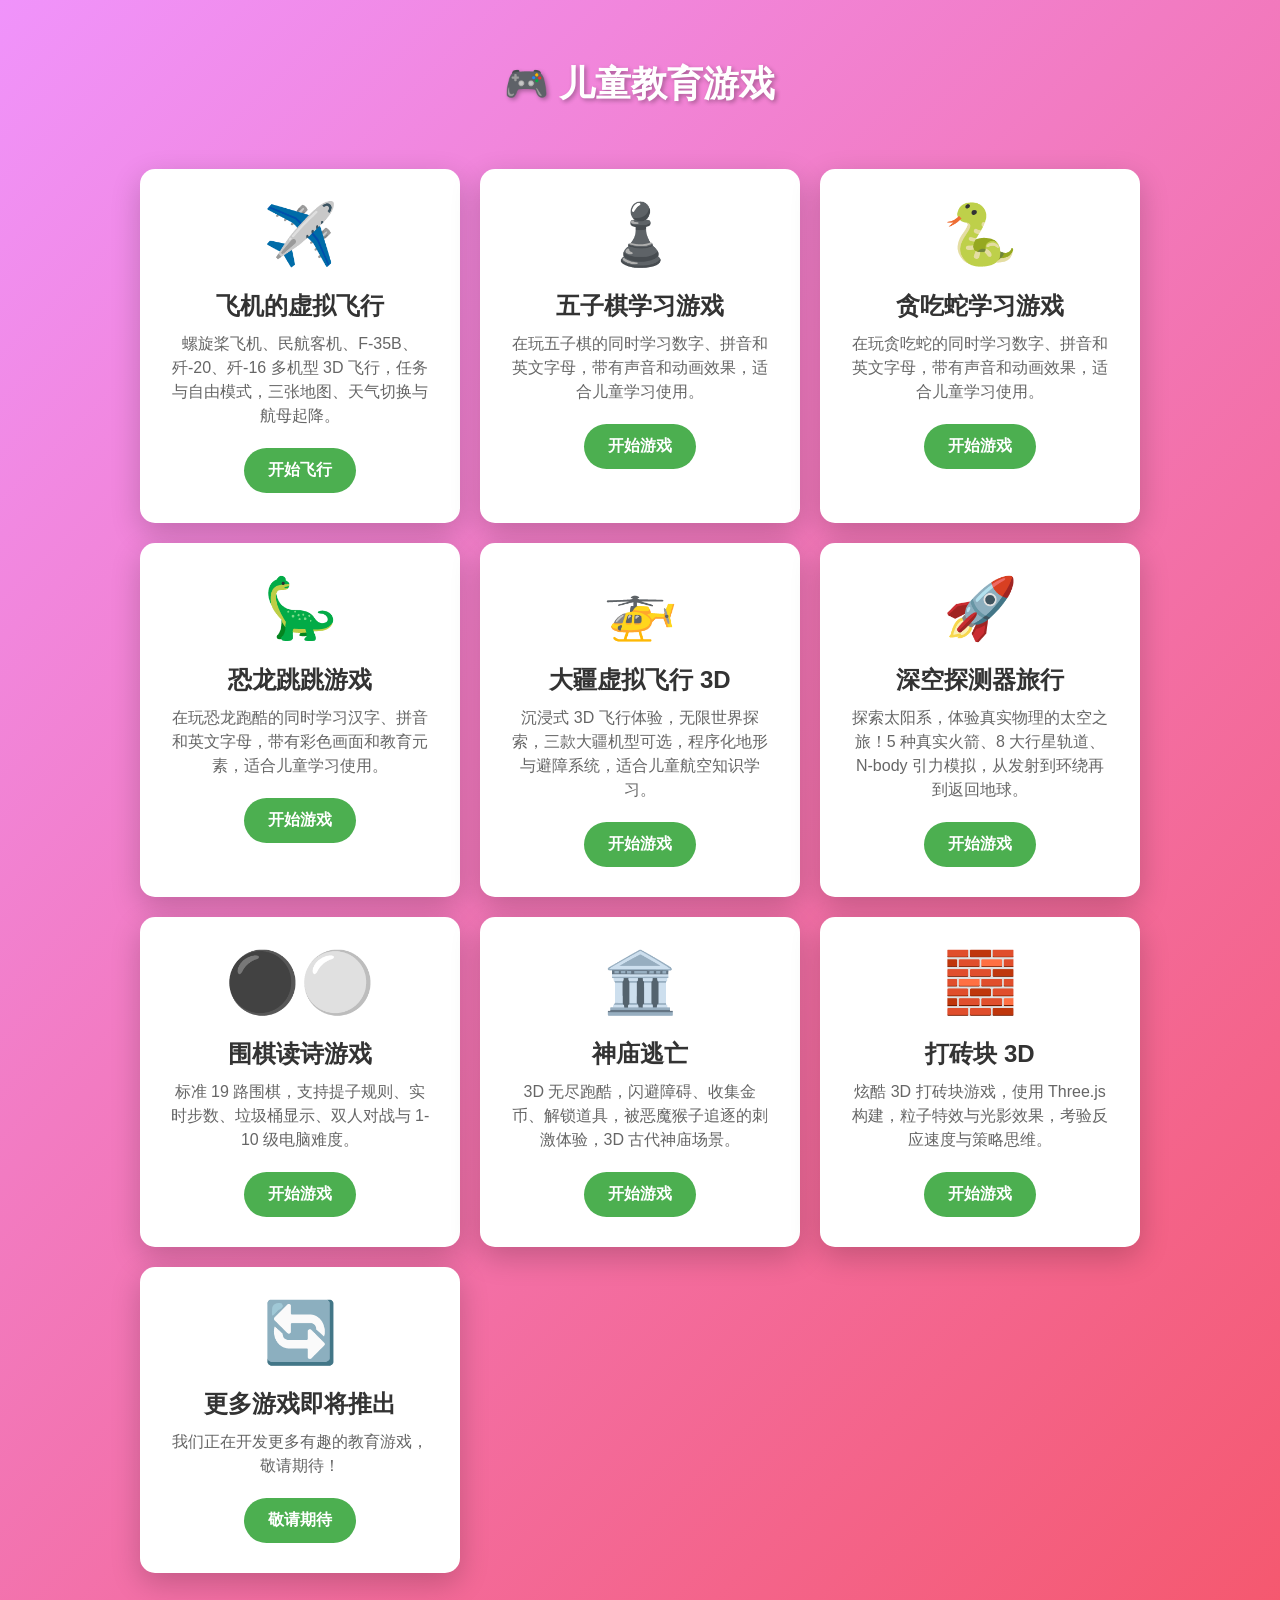
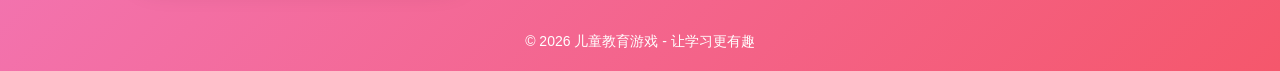
<file: index.html>
<!DOCTYPE html>
<html lang="zh-CN">
<head>
    <meta charset="UTF-8">
    <meta name="viewport" content="width=device-width, initial-scale=1.0">
    <title>儿童教育游戏 - 首页</title>
    <style>
        * {
            margin: 0;
            padding: 0;
            box-sizing: border-box;
        }

        body {
            font-family: 'Arial', sans-serif;
            background: linear-gradient(135deg, #f093fb 0%, #f5576c 100%);
            min-height: 100vh;
            display: flex;
            flex-direction: column;
            align-items: center;
            padding: 20px;
        }

        h1 {
            color: white;
            font-size: 36px;
            margin: 40px 0;
            text-shadow: 2px 2px 4px rgba(0,0,0,0.3);
            text-align: center;
        }

        .games-container {
            display: grid;
            grid-template-columns: repeat(auto-fit, minmax(300px, 1fr));
            gap: 20px;
            max-width: 1000px;
            width: 100%;
            margin: 20px 0;
        }

        .game-card {
            background: white;
            border-radius: 15px;
            padding: 30px;
            text-align: center;
            box-shadow: 0 10px 30px rgba(0,0,0,0.2);
            transition: all 0.3s ease;
            cursor: pointer;
        }

        .game-card:hover {
            transform: translateY(-10px);
            box-shadow: 0 15px 35px rgba(0,0,0,0.3);
        }

        .game-icon {
            font-size: 60px;
            margin-bottom: 20px;
        }

        .game-title {
            font-size: 24px;
            font-weight: bold;
            margin-bottom: 10px;
            color: #333;
        }

        .game-description {
            color: #666;
            margin-bottom: 20px;
            line-height: 1.5;
        }

        .play-button {
            background: #4CAF50;
            color: white;
            border: none;
            padding: 12px 24px;
            border-radius: 25px;
            font-size: 16px;
            font-weight: bold;
            cursor: pointer;
            transition: all 0.3s ease;
            text-decoration: none;
            display: inline-block;
        }

        .play-button:hover {
            background: #45a049;
            transform: scale(1.05);
        }

        footer {
            margin-top: 40px;
            color: white;
            text-align: center;
            font-size: 14px;
        }

        @media (max-width: 768px) {
            h1 {
                font-size: 28px;
            }

            .games-container {
                grid-template-columns: 1fr;
            }

            .game-card {
                padding: 20px;
            }
        }
    </style>
</head>
<body>
    <h1>🎮 儿童教育游戏</h1>
    
    <div class="games-container">
        <div class="game-card">
            <div class="game-icon">✈️</div>
            <h2 class="game-title">飞机的虚拟飞行</h2>
            <p class="game-description">螺旋桨飞机、民航客机、F-35B、歼-20、歼-16 多机型 3D 飞行，任务与自由模式，三张地图、天气切换与航母起降。</p>
            <a href="virtual-flight/index.html" class="play-button">开始飞行</a>
        </div>

        <div class="game-card">
            <div class="game-icon">♟️</div>
            <h2 class="game-title">五子棋学习游戏</h2>
            <p class="game-description">在玩五子棋的同时学习数字、拼音和英文字母，带有声音和动画效果，适合儿童学习使用。</p>
            <a href="gomoku/index.html" class="play-button">开始游戏</a>
        </div>
        
        <div class="game-card">
            <div class="game-icon">🐍</div>
            <h2 class="game-title">贪吃蛇学习游戏</h2>
            <p class="game-description">在玩贪吃蛇的同时学习数字、拼音和英文字母，带有声音和动画效果，适合儿童学习使用。</p>
            <a href="snake/index.html" class="play-button">开始游戏</a>
        </div>
        
        <div class="game-card">
            <div class="game-icon">🦕</div>
            <h2 class="game-title">恐龙跳跳游戏</h2>
            <p class="game-description">在玩恐龙跑酷的同时学习汉字、拼音和英文字母，带有彩色画面和教育元素，适合儿童学习使用。</p>
            <a href="dinosaur-game/index.html" class="play-button">开始游戏</a>
        </div>
        
        <div class="game-card">
            <div class="game-icon">🚁</div>
            <h2 class="game-title">大疆虚拟飞行 3D</h2>
            <p class="game-description">沉浸式 3D 飞行体验，无限世界探索，三款大疆机型可选，程序化地形与避障系统，适合儿童航空知识学习。</p>
            <a href="flight/index.html" class="play-button">开始游戏</a>
        </div>
        
        <div class="game-card">
            <div class="game-icon">🚀</div>
            <h2 class="game-title">深空探测器旅行</h2>
            <p class="game-description">探索太阳系，体验真实物理的太空之旅！5 种真实火箭、8 大行星轨道、N-body 引力模拟，从发射到环绕再到返回地球。</p>
            <a href="spacegame/index.html" class="play-button">开始游戏</a>
        </div>

        <div class="game-card">
            <div class="game-icon">⚫⚪</div>
            <h2 class="game-title">围棋读诗游戏</h2>
            <p class="game-description">标准 19 路围棋，支持提子规则、实时步数、垃圾桶显示、双人对战与 1-10 级电脑难度。</p>
            <a href="weiqi/index.html" class="play-button">开始游戏</a>
        </div>

        <div class="game-card">
            <div class="game-icon">🏛️</div>
            <h2 class="game-title">神庙逃亡</h2>
            <p class="game-description">3D 无尽跑酷，闪避障碍、收集金币、解锁道具，被恶魔猴子追逐的刺激体验，3D 古代神庙场景。</p>
            <a href="templerun/index.html" class="play-button">开始游戏</a>
        </div>

        <div class="game-card">
            <div class="game-icon">🧱</div>
            <h2 class="game-title">打砖块 3D</h2>
            <p class="game-description">炫酷 3D 打砖块游戏，使用 Three.js 构建，粒子特效与光影效果，考验反应速度与策略思维。</p>
            <a href="blockbreaker/index.html" class="play-button">开始游戏</a>
        </div>

        <div class="game-card">
            <div class="game-icon">🔄</div>
            <h2 class="game-title">更多游戏即将推出</h2>
            <p class="game-description">我们正在开发更多有趣的教育游戏，敬请期待！</p>
            <button class="play-button" disabled>敬请期待</button>
        </div>
    </div>

    <footer>
        <p>© 2026 儿童教育游戏 - 让学习更有趣</p>
    </footer>
</body>
</html>
</file>
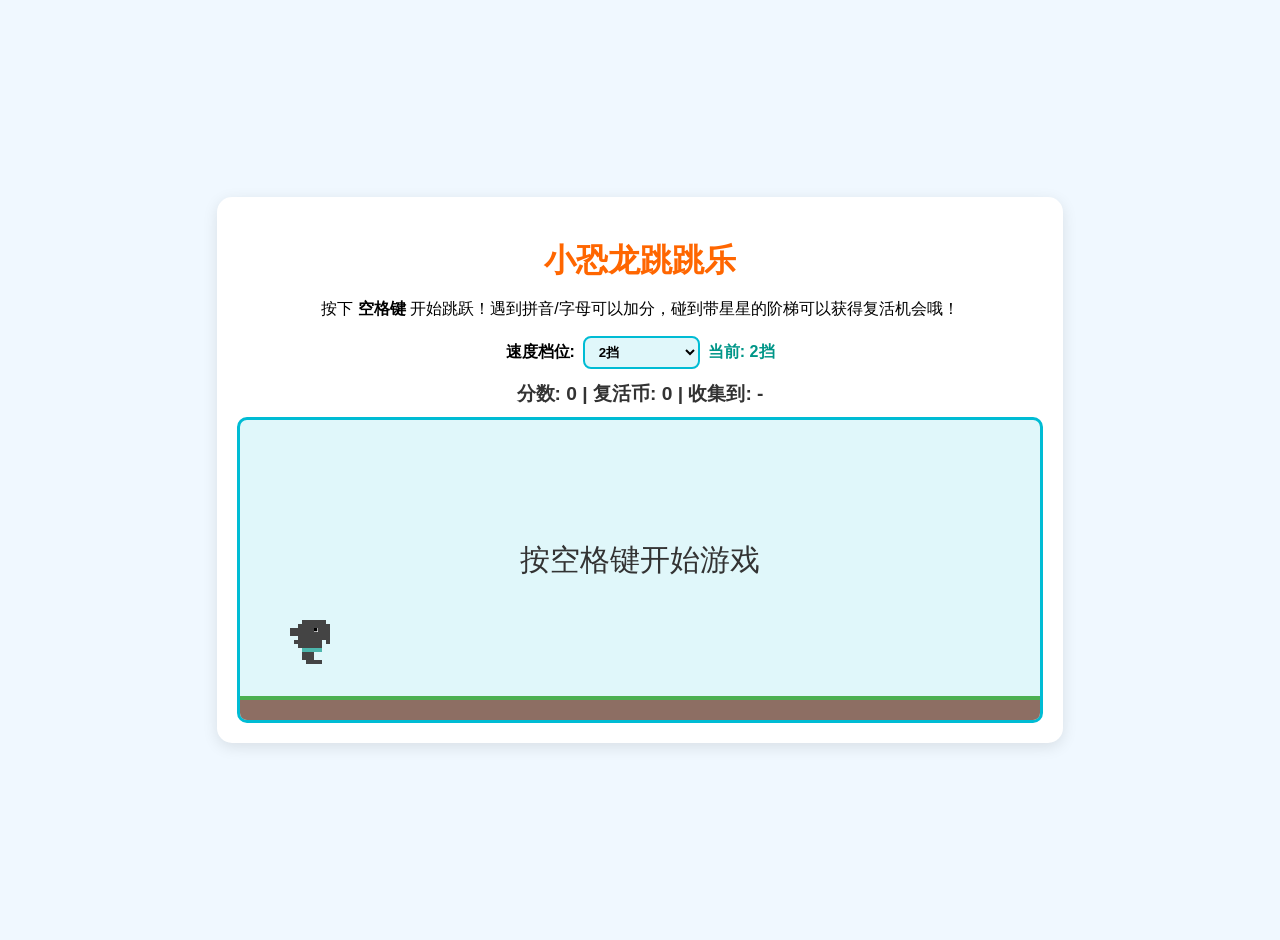
<file: dinosaur-game/index.html>
<!DOCTYPE html>
<html lang="zh-CN">
<head>
    <meta charset="UTF-8">
    <meta name="viewport" content="width=device-width, initial-scale=1.0">
    <title>小恐龙跳跳乐 - 彩色识字版</title>
    <link rel="stylesheet" href="style.css">
</head>
<body>
    <div id="game-container">
        <h1>小恐龙跳跳乐</h1>
        <p>按下 <strong>空格键</strong> 开始跳跃！遇到拼音/字母可以加分，碰到带星星的阶梯可以获得复活机会哦！</p>
        <div id="controls">
            <label for="speed-select">速度档位:</label>
            <select id="speed-select">
                <option value="1">1挡（慢速）</option>
                <option value="2" selected>2挡</option>
                <option value="3">3挡</option>
                <option value="4">4挡</option>
                <option value="5">5挡（极速）</option>
            </select>
            <span id="speed-indicator">当前: 2挡</span>
        </div>
        <div id="score-board">
            <span>分数: <span id="score">0</span></span> | 
            <span>复活币: <span id="lives">0</span></span> |
            <span>收集到: <span id="collected">-</span></span>
        </div>
        <canvas id="gameCanvas" width="800" height="300"></canvas>
        <div id="game-over" class="hidden">
            <h2>游戏结束!</h2>
            <p>最终得分: <span id="final-score">0</span></p>
            <button id="restart-btn">重新开始</button>
            <br>
            <a href="../index.html">返回大厅</a>
        </div>
    </div>
    
    <script src="game.js"></script>
</body>
</html>
</file>
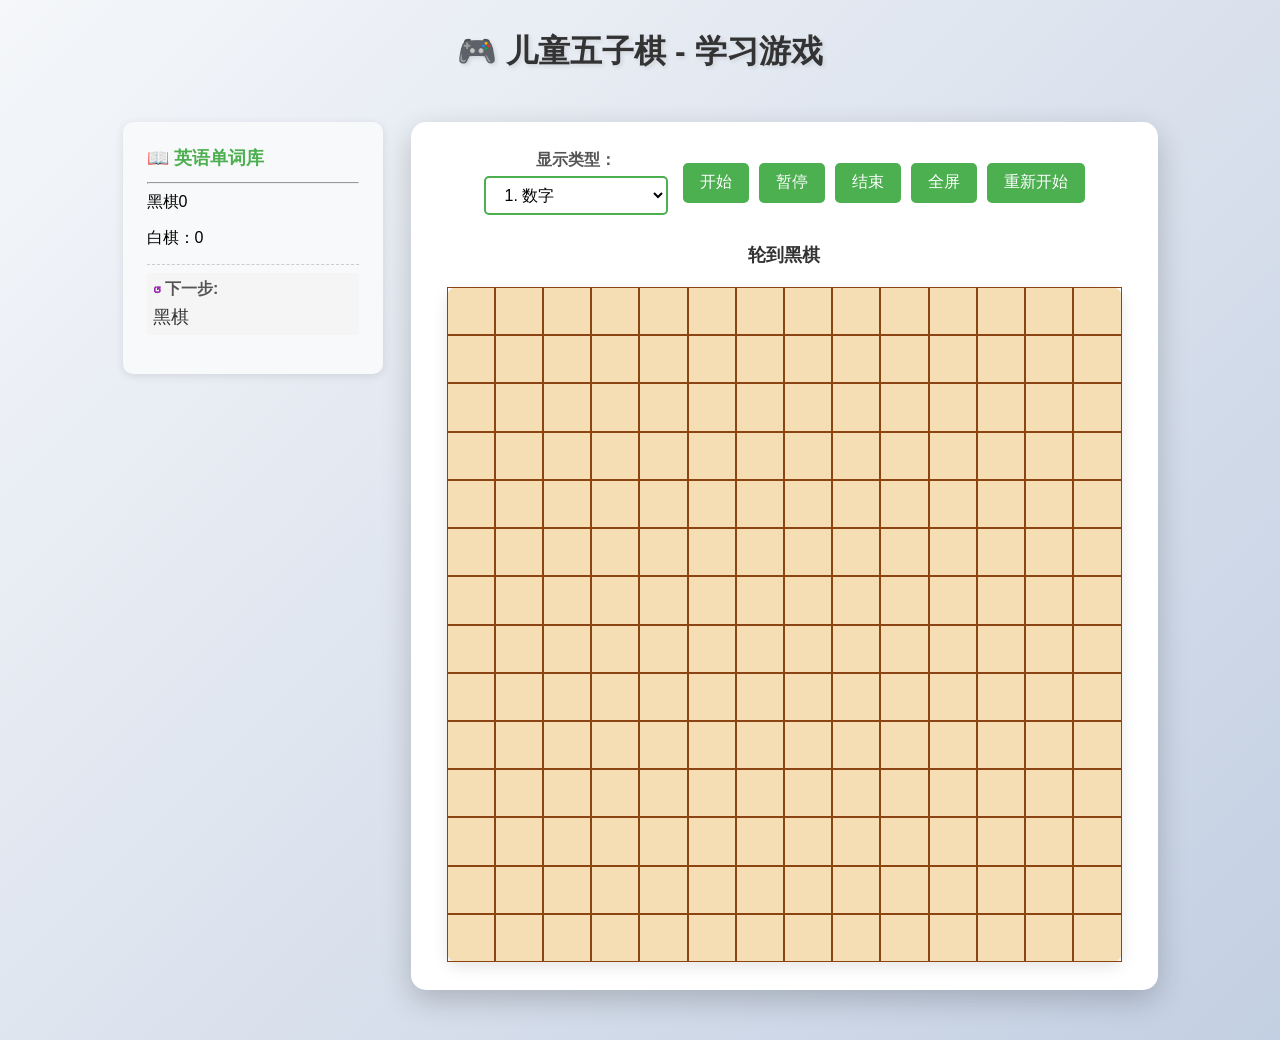
<file: gomoku/index.html>
<!DOCTYPE html>
<html lang="zh-CN">
<head>
    <meta charset="UTF-8">
    <meta name="viewport" content="width=device-width, initial-scale=1.0">
    <title>儿童五子棋 - 学习游戏</title>
    <style>
        * {
            margin: 0;
            padding: 0;
            box-sizing: border-box;
        }

        body {
            font-family: 'Arial', sans-serif;
            background: linear-gradient(135deg, #f5f7fa 0%, #c3cfe2 100%);
            display: flex;
            flex-direction: column;
            align-items: center;
            min-height: 100vh;
            padding: 30px 40px;
        }

        h1 {
            color: #333;
            margin-bottom: 28px;
            font-size: 32px;
            text-shadow: 2px 2px 4px rgba(0,0,0,0.1);
        }

        .game-container {
            background: white;
            border-radius: 15px;
            padding: 28px 36px;
            box-shadow: 0 10px 30px rgba(0,0,0,0.2);
            text-align: center;
            width: 100%;
        }

        .controls {
            margin-bottom: 28px;
            display: flex;
            flex-wrap: wrap;
            justify-content: center;
            gap: 15px;
            align-items: center;
        }

        .control-group {
            display: flex;
            flex-direction: column;
            align-items: center;
        }

        .button-group {
            display: flex;
            gap: 10px;
            flex-wrap: wrap;
            justify-content: center;
        }

        label {
            font-weight: bold;
            margin-bottom: 5px;
            color: #555;
        }

        select, button {
            padding: 8px 15px;
            border: 2px solid #4CAF50;
            border-radius: 5px;
            font-size: 16px;
            cursor: pointer;
            transition: all 0.3s ease;
        }

        select {
            background: white;
        }

        button {
            background: #4CAF50;
            color: white;
            height: 40px;
            padding: 0 15px;
            display: flex;
            align-items: center;
            justify-content: center;
        }

        button:hover {
            background: #45a049;
            transform: translateY(-2px);
        }

        button:disabled {
            background: #cccccc;
            cursor: not-allowed;
            transform: none;
        }

        .game-content,
        .game-layout {
            display: flex;
            flex-direction: row;
            gap: 28px;
            justify-content: center;
            align-items: flex-start;
            margin: 20px auto;
            max-width: calc(100vw - 80px);
            flex-wrap: nowrap;
        }

        @media (max-width: 900px) {
            .game-content,
            .game-layout {
                flex-direction: column;
                align-items: center;
                flex-wrap: wrap;
                width: 100%;
                max-width: 100%;
            }

            .game-layout .info-panel {
                max-width: 100%;
                width: 100%;
            }
        }

        .info-panel {
            background: #f8f9fa;
            border-radius: 10px;
            padding: 24px;
            min-width: 260px;
            max-width: 380px;
            flex-shrink: 0;
            box-shadow: 0 2px 10px rgba(0,0,0,0.1);
            text-align: left;
            word-break: break-word;
        }

        .info-item {
            margin-bottom: 15px;
        }

        .info-label {
            font-weight: bold;
            color: #555;
            margin-bottom: 5px;
        }

        .info-value {
            font-size: 18px;
            color: #333;
        }

        .board-container {
            display: flex;
            justify-content: center;
        }

        .board {
            position: relative;
            background: #F5DEB3;
            padding: 24px;
            border-radius: 10px;
            width: min(85vw, 75vh);
            max-width: 800px;
            aspect-ratio: 1;
            box-shadow: 0 5px 15px rgba(0,0,0,0.1);
        }

        .grid {
            position: absolute;
            top: 0;
            left: 0;
            width: 100%;
            height: 100%;
            display: grid;
            grid-template-columns: repeat(14, 1fr);
            grid-template-rows: repeat(14, 1fr);
            gap: 0;
        }

        .grid-line {
            border: 0.5px solid #8B4513;
        }

        .intersection {
            position: absolute;
            width: 26px;
            height: 26px;
            transform: translate(-50%, -50%);
            cursor: pointer;
            transition: all 0.3s ease;
            z-index: 1;
        }

        .intersection:hover {
            background: rgba(139, 69, 19, 0.1);
            border-radius: 50%;
        }

        .piece {
            position: absolute;
            top: 50%;
            left: 50%;
            transform: translate(-50%, -50%);
            width: 38px;
            height: 38px;
            border-radius: 50%;
            display: flex;
            align-items: center;
            justify-content: center;
            font-size: 16px;
            font-weight: bold;
            animation: dropIn 0.3s ease-out;
            box-shadow: 0 2px 8px rgba(0,0,0,0.2);
            z-index: 2;
        }

        @keyframes dropIn {
            0% {
                transform: translate(-50%, -50%) scale(0);
                opacity: 0;
            }
            70% {
                transform: translate(-50%, -50%) scale(1.1);
                opacity: 1;
            }
            100% {
                transform: translate(-50%, -50%) scale(1);
            }
        }

        .piece.black {
            background: #333;
            color: white;
        }

        .piece.white {
            background: white;
            color: #333;
            border: 2px solid #333;
        }

        .piece.detail {
            width: 42px;
            height: 42px;
            font-size: 12px;
            letter-spacing: -0.5px;
            white-space: nowrap;
        }

        .danger-point {
            position: absolute;
            width: 8px;
            height: 8px;
            background: red;
            border-radius: 50%;
            animation: pulse 1s infinite;
        }

        @keyframes pulse {
            0% { transform: scale(1); opacity: 1; }
            50% { transform: scale(1.3); opacity: 0.7; }
            100% { transform: scale(1); opacity: 1; }
        }

        .status {
            margin: 20px 0;
            font-size: 18px;
            font-weight: bold;
            color: #333;
        }

        /* 声音状态指示器（放在左侧 IPA 音标行右侧） */
        .sound-status {
            display: inline-flex;
            align-items: center;
            gap: 4px;
            margin: 0;
            padding: 2px 8px;
            border-radius: 10px;
            font-size: 11px;
            font-weight: bold;
            cursor: pointer;
            border: 1.5px solid #cfd8dc;
            background: #fafafa;
            color: #555;
            user-select: none;
            transition: all 0.3s ease;
            white-space: nowrap;
        }
        .sound-status:hover { transform: scale(1.04); }
        .sound-dot {
            width: 9px;
            height: 9px;
            border-radius: 50%;
            background: #9e9e9e;
            flex: none;
        }
        .sound-status.ok { border-color: #4caf50; background: #e8f5e9; color: #2e7d32; }
        .sound-status.ok .sound-dot { background: #4caf50; box-shadow: 0 0 8px #4caf50; }
        .sound-status.warn { border-color: #ff9800; background: #fff3e0; color: #e65100; }
        .sound-status.warn .sound-dot { background: #ff9800; animation: pulse 1s infinite; }
        .sound-status.error { border-color: #f44336; background: #ffebee; color: #c62828; }
        .sound-status.error .sound-dot { background: #f44336; animation: pulse 1s infinite; }
        .sound-status.checking { border-color: #ffc107; background: #fffde7; color: #f57f17; }
        .sound-status.checking .sound-dot { background: #ffc107; animation: pulse 1s infinite; }

        .winner-overlay {
            position: fixed;
            top: 0;
            left: 0;
            width: 100%;
            height: 100%;
            background: rgba(0,0,0,0.8);
            display: flex;
            flex-direction: column;
            align-items: center;
            justify-content: center;
            z-index: 1000;
            animation: fadeIn 0.5s ease;
        }

        @keyframes fadeIn {
            from { opacity: 0; }
            to { opacity: 1; }
        }

        .winner-content {
            text-align: center;
            color: white;
        }

        .winner-flag {
            width: 150px;
            height: 100px;
            background: #e74c3c;
            position: relative;
            margin: 0 auto 20px;
            animation: wave 2s ease-in-out infinite;
            display: flex;
            align-items: center;
            justify-content: center;
        }

        @keyframes wave {
            0%, 100% { transform: translateY(0); }
            50% { transform: translateY(-10px); }
        }

        .winner-flag::after {
            content: '';
            position: absolute;
            left: -30px;
            top: 0;
            width: 30px;
            height: 100%;
            background: #333;
        }

        .five-star-red-flag {
            position: relative;
            width: 100%;
            height: 100%;
        }

        .star {
            position: absolute;
            color: #ffde00;
            font-size: 20px;
            text-shadow: 0 0 5px rgba(0,0,0,0.5);
        }

        .star.large {
            top: 25%;
            left: 25%;
            font-size: 30px;
        }

        .star.small {
            font-size: 15px;
        }

        .star:nth-child(2) {
            top: 15%;
            right: 30%;
        }

        .star:nth-child(3) {
            top: 35%;
            right: 20%;
        }

        .star:nth-child(4) {
            top: 55%;
            right: 25%;
        }

        .star:nth-child(5) {
            top: 45%;
            right: 45%;
        }

        .winner-text {
            font-size: 36px;
            font-weight: bold;
            margin-bottom: 10px;
            text-shadow: 2px 2px 4px rgba(0,0,0,0.5);
        }

        .winner-subtext {
            font-size: 24px;
            margin-bottom: 30px;
        }

        .firework {
            position: absolute;
            border-radius: 50%;
            animation: explode 1.5s ease-out forwards;
        }

        @keyframes explode {
            0% {
                transform: scale(0);
                opacity: 1;
            }
            50% {
                transform: scale(1);
                opacity: 1;
            }
            100% {
                transform: scale(1.5);
                opacity: 0;
            }
        }

        .firework-particle {
            position: absolute;
            border-radius: 50%;
            animation: particle 1s ease-out forwards;
        }

        @keyframes particle {
            0% {
                transform: scale(1);
                opacity: 1;
            }
            100% {
                transform: scale(0) translateY(50px);
                opacity: 0;
            }
        }

        @media (max-width: 768px) {
            .controls {
                flex-direction: column;
                align-items: center;
            }

            .button-group {
                flex-direction: column;
                width: 100%;
                align-items: center;
            }

            .button-group button {
                width: 200px;
            }

            .board {
                width: 100%;
                max-width: 90vw;
            }

            .piece {
                font-size: 12px;
            }
        }
    </style>
</head>
<body>
    <h1>🎮 儿童五子棋 - 学习游戏</h1>
    
    <div class="game-layout">
        <!-- 左侧学习信息面板 -->
        <div class="info-panel">
            <h3 style="margin-bottom:12px;color:#4CAF50;font-size:18px;">📖 英语单词库</h3>

            <div class="info-item" id="word-section" style="display:none; margin-top:-8px;margin-bottom:10px;border-left:3px solid #4CAF50;padding-left:12px;background:#f0fff9;">
                <!-- 单词基础信息 -->
                <div class="word-top-row" style="margin-bottom:6px;display:flex;align-items:center;gap:8px;flex-wrap:wrap;">
                    <strong>📖</strong> <span id="info-word">—</span>
                </div>

                <!-- 音标区域（中英双音标 + 朗读触发） -->
                <div class="info-item" id="phonetic-section" style="display:none;margin-bottom:8px;">
                    <div class="info-label" style="display:flex;align-items:center;gap:8px;flex-wrap:wrap;">
                        <span style="color:#e91e63;">🔊</span> IPA 音标:
                        <!-- 声音状态指示器（点击申请声音权限并测试） -->
                        <div class="sound-status checking" id="soundStatus" title="点击申请声音权限并测试朗读">
                            <span class="sound-dot" id="soundDot"></span>
                            <span id="soundText">检测声音…</span>
                        </div>
                    </div>
                    <!-- 英式音标 -->
                    <div style="display:flex;align-items:center;gap:6px;margin-bottom:4px;">
                        <span style="color:#888;font-size:12px;white-space:nowrap;">🇬🇧 英:</span>
                        <span class="info-value" id="info-phoneticUK" style="flex:1;">—</span>
                        <button onclick="speakPhonetic('UK')" title="朗读英式发音" style="background:none;border:none;cursor:pointer;font-size:18px;padding:0 2px;" id="btn-phoneticUK">📢</button>
                    </div>
                    <!-- 美式音标 -->
                    <div style="display:flex;align-items:center;gap:6px;">
                        <span style="color:#888;font-size:12px;white-space:nowrap;">🇺🇸 美:</span>
                        <span class="info-value" id="info-phoneticUS" style="flex:1;">—</span>
                        <button onclick="speakPhonetic('US')" title="朗读美式发音" style="background:none;border:none;cursor:pointer;font-size:18px;padding:0 2px;" id="btn-phoneticUS">📢</button>
                    </div>
                </div>

                <!-- 中文释义 -->
                <div class="info-item" id="meaning-section">
                    <div class="info-label"><span style="color:#2196f3;">📝</span> 含义:</div>
                    <div class="info-value" id="info-meaning">—</div>
                </div>

                <!-- 英文例句（朗读触发） -->
                <div class="info-item" style="display:none;margin-top:6px;padding:8px;background:#fffbe6;border-radius:4px;" id="example-en-section">
                    <div class="info-label"><span style="color:#ff9800;">🌐</span> 例句 EN:</div>
                    <div class="info-value" id="info-exampleEn">—</div>
                </div>

                <!-- 中文翻译（朗读触发） -->
                <div class="info-item" style="display:none;margin-top:6px;padding:8px;background:#e3f2fd;border-radius:4px;" id="example-zh-section">
                    <div class="info-label"><span style="color:#00bcd4;">💬</span> 例句 CN:</div>
                    <div class="info-value" id="info-exampleZh">—</div>
                </div>

                <!-- 当前单词计数器 -->
                <div class="info-item" id="word-counter-section" style="display:none;margin-top:12px;color:#757575;font-size:13px;">
                    <span id="progress-text">学习进度：—</span><br/>
                    <small>总计：<span id="total-words-count">0</span> 词 ｜ 当前：<span id="current-word-index">—</span> → 下一个：<span id="next-word-preview">—</span></small>
                </div>

                <!-- 每日词库设置（开始位置可调，规则存 localStorage） -->
                <div class="info-item" id="word-settings-section" style="display:none;margin-top:12px;padding:10px;background:#eef7ff;border-radius:6px;font-size:13px;">
                    <div style="margin-bottom:6px;"><strong>🗓️ 今日词库</strong> <span id="daily-window-label">—</span></div>
                    <div style="margin-bottom:8px;display:flex;align-items:center;gap:6px;flex-wrap:wrap;">
                        <label for="startWordInput" style="font-weight:normal;margin:0;font-size:13px;">开始词（第</label>
                        <input id="startWordInput" type="number" min="1" max="100" value="1" style="width:58px;padding:4px;border:1px solid #4CAF50;border-radius:4px;font-size:13px;text-align:center;">
                        <label for="startWordInput" style="font-weight:normal;margin:0;font-size:13px;">个）</label>
                        <button id="startWordApply" style="height:auto;padding:4px 10px;font-size:13px;">应用</button>
                    </div>
                    <div style="display:flex;align-items:center;gap:6px;flex-wrap:wrap;">
                        <label for="searchWordInput" style="font-weight:normal;margin:0;font-size:13px;">🔍 搜词:</label>
                        <input id="searchWordInput" type="text" placeholder="输入英文单词" style="flex:1;min-width:80px;padding:4px;border:1px solid #4CAF50;border-radius:4px;font-size:13px;">
                        <button id="searchWordBtn" style="height:auto;padding:4px 10px;font-size:13px;">跳转</button>
                    </div>
                    <div style="color:#888;font-size:12px;margin-top:6px;">规则：每日100词随机学习 · 每词随机出现10次后不再出现 · 进度已保存在本机</div>
                </div>
            </div>

            <hr class="info-divider" style="margin:8px 0;border-top-color:#eee;">

            <!-- 步数统计部分 -->
            <div class="info-item">黑棋<span id="blackCount">0</span></div>
            <div class="info-item">白棋：<span id="whiteCount">0</span></div>

            <hr style="border: none; border-top: 1px dashed #ccc; margin:8px 0;">

            <!-- 下一步提示 -->
            <div class="info-item" style="background:#f5f5f5;padding:6px;border-radius:4px;" id="next-player-section">
                <div class="info-label"><span style="color:#9c27b0;">↺</span> 下一步:</div>
                <div class="info-value" id="nextPlayer">黑棋</div>
            </div>
        </div><!-- /info-panel -->

        <!-- 游戏主容器 -->
        <div class="game-container">
            <div class="controls">
                <div class="control-group">
                    <label for="displayType">显示类型：</label>
                    <select id="displayType">
                        <option value="number">1. 数字</option>
                        <option value="initial">2. 拼音声母</option>
                        <option value="final">3. 拼音韵母</option>
                        <option value="uppercase">4. 大写字母</option>
                        <option value="lowercase">5. 小写字母</option>
                        <option value="ipaVowel">6. 国际音标元音</option>
                        <option value="ipaConsonant">7. 国际音标辅音</option>
                        <option value="schoolWords">8. 中小学常用单词</option>
                    </select>
                </div>
                <div class="button-group">
                    <button id="startBtn">开始</button>
                    <button id="pauseBtn">暂停</button>
                    <button id="endBtn">结束</button>
                    <button id="fullscreenBtn">全屏</button>
                    <button id="restartBtn">重新开始</button>
                </div>
            </div>

            <div class="status" id="status">轮到黑棋</div>

            <div class="board-container">
                <div class="board" id="board"></div>
            </div>
        </div>
    </div>

    <!-- 中小学常用单词词库（按年级从易到难：小学低→高→初中→高中） -->
    <script src="data/words-part1.js"></script>
    <script src="data/words-part2.js"></script>
    <script src="data/words-part3.js"></script>
    <script src="data/words-part4.js"></script>

    <script>
        // 游戏状态
        const gameState = {
            board: Array(15).fill().map(() => Array(15).fill(null)),
            currentPlayer: 'black',
            gameOver: false,
            paused: false,
            moveCount: 0,
            blackCount: 0,
            whiteCount: 0,
            displayType: 'number'
        };

        // 国际音标元音（12 单元音 + 8 双元音）
        const IPA_VOWELS = [
            // —— 单元音 12 个 ——
            { symbol: '/iː/', cat: '单元音', voice: '长元音', zh: '衣', sample: 'see', samplePhonetic: '/siː/' },
            { symbol: '/ɪ/', cat: '单元音', voice: '短元音', zh: '衣', sample: 'sit', samplePhonetic: '/sɪt/' },
            { symbol: '/e/', cat: '单元音', voice: '短元音', zh: '哎', sample: 'bed', samplePhonetic: '/bed/' },
            { symbol: '/æ/', cat: '单元音', voice: '短元音', zh: '艾', sample: 'cat', samplePhonetic: '/kæt/' },
            { symbol: '/ɜː/', cat: '单元音', voice: '长元音', zh: '鹅', sample: 'bird', samplePhonetic: '/bɜːd/' },
            { symbol: '/ə/', cat: '单元音', voice: '短元音', zh: '呃', sample: 'water', samplePhonetic: '/ˈwɔːtə/' },
            { symbol: '/ʌ/', cat: '单元音', voice: '短元音', zh: '啊', sample: 'cup', samplePhonetic: '/kʌp/' },
            { symbol: '/ɑː/', cat: '单元音', voice: '长元音', zh: '啊', sample: 'car', samplePhonetic: '/kɑː/' },
            { symbol: '/ɒ/', cat: '单元音', voice: '短元音', zh: '奥', sample: 'hot', samplePhonetic: '/hɒt/' },
            { symbol: '/ɔː/', cat: '单元音', voice: '长元音', zh: '奥', sample: 'door', samplePhonetic: '/dɔː/' },
            { symbol: '/ʊ/', cat: '单元音', voice: '短元音', zh: '乌', sample: 'book', samplePhonetic: '/bʊk/' },
            { symbol: '/uː/', cat: '单元音', voice: '长元音', zh: '乌', sample: 'moon', samplePhonetic: '/muːn/' },
            // —— 双元音 8 个 ——
            { symbol: '/eɪ/', cat: '双元音', voice: '', zh: '诶', sample: 'cake', samplePhonetic: '/keɪk/' },
            { symbol: '/aɪ/', cat: '双元音', voice: '', zh: '爱', sample: 'bike', samplePhonetic: '/baɪk/' },
            { symbol: '/ɔɪ/', cat: '双元音', voice: '', zh: '奥衣', sample: 'toy', samplePhonetic: '/tɔɪ/' },
            { symbol: '/aʊ/', cat: '双元音', voice: '', zh: '傲', sample: 'house', samplePhonetic: '/haʊs/' },
            { symbol: '/əʊ/', cat: '双元音', voice: '', zh: '欧', sample: 'goat', samplePhonetic: '/ɡəʊt/' },
            { symbol: '/ɪə/', cat: '双元音', voice: '', zh: '衣呃', sample: 'ear', samplePhonetic: '/ɪə/' },
            { symbol: '/eə/', cat: '双元音', voice: '', zh: '哎呃', sample: 'hair', samplePhonetic: '/heə/' },
            { symbol: '/ʊə/', cat: '双元音', voice: '', zh: '乌呃', sample: 'tour', samplePhonetic: '/tʊə/' }
        ];

        // 国际音标辅音（爆破→摩擦→破擦→鼻音→边音→半元音，共 28 个）
        const IPA_CONSONANTS = [
            // —— 爆破音 6 ——
            { symbol: '/p/', cat: '爆破音', voice: '清辅音', zh: '泼', sample: 'pig', samplePhonetic: '/pɪɡ/', letters: 'p, pp' },
            { symbol: '/b/', cat: '爆破音', voice: '浊辅音', zh: '波', sample: 'book', samplePhonetic: '/bʊk/', letters: 'b, bb' },
            { symbol: '/t/', cat: '爆破音', voice: '清辅音', zh: '特', sample: 'tea', samplePhonetic: '/tiː/', letters: 't, tt, ed' },
            { symbol: '/d/', cat: '爆破音', voice: '浊辅音', zh: '得', sample: 'dog', samplePhonetic: '/dɒɡ/', letters: 'd, dd, ed' },
            { symbol: '/k/', cat: '爆破音', voice: '清辅音', zh: '科', sample: 'kite', samplePhonetic: '/kaɪt/', letters: 'k, c, ck, ch, q' },
            { symbol: '/ɡ/', cat: '爆破音', voice: '浊辅音', zh: '哥', sample: 'goat', samplePhonetic: '/ɡəʊt/', letters: 'g, gg, gh' },
            // —— 摩擦音 10 ——
            { symbol: '/f/', cat: '摩擦音', voice: '清辅音', zh: '夫', sample: 'fish', samplePhonetic: '/fɪʃ/', letters: 'f, ff, ph, gh' },
            { symbol: '/v/', cat: '摩擦音', voice: '浊辅音', zh: '呜', sample: 'van', samplePhonetic: '/væn/', letters: 'v, ve' },
            { symbol: '/θ/', cat: '摩擦音', voice: '清辅音', zh: '思', sample: 'three', samplePhonetic: '/θriː/', letters: 'th' },
            { symbol: '/ð/', cat: '摩擦音', voice: '浊辅音', zh: '兹', sample: 'this', samplePhonetic: '/ðɪs/', letters: 'th' },
            { symbol: '/s/', cat: '摩擦音', voice: '清辅音', zh: '思', sample: 'sun', samplePhonetic: '/sʌn/', letters: 's, ss, c, ce, sc' },
            { symbol: '/z/', cat: '摩擦音', voice: '浊辅音', zh: '兹', sample: 'zoo', samplePhonetic: '/zuː/', letters: 'z, zz, s, se' },
            { symbol: '/ʃ/', cat: '摩擦音', voice: '清辅音', zh: '诗', sample: 'ship', samplePhonetic: '/ʃɪp/', letters: 'sh, ti, si, ci' },
            { symbol: '/ʒ/', cat: '摩擦音', voice: '浊辅音', zh: '日', sample: 'vision', samplePhonetic: '/ˈvɪʒn/', letters: 's, si, ge' },
            { symbol: '/h/', cat: '摩擦音', voice: '清辅音', zh: '喝', sample: 'hat', samplePhonetic: '/hæt/', letters: 'h, wh' },
            { symbol: '/r/', cat: '摩擦音', voice: '浊辅音', zh: '若', sample: 'red', samplePhonetic: '/red/', letters: 'r, rr, wr' },
            // —— 破擦音 6 ——
            { symbol: '/tʃ/', cat: '破擦音', voice: '清辅音', zh: '吃', sample: 'chair', samplePhonetic: '/tʃeə/', letters: 'ch, tch' },
            { symbol: '/dʒ/', cat: '破擦音', voice: '浊辅音', zh: '知', sample: 'jump', samplePhonetic: '/dʒʌmp/', letters: 'j, ge, dge' },
            { symbol: '/tr/', cat: '破擦音', voice: '清辅音', zh: '戳', sample: 'tree', samplePhonetic: '/triː/', letters: 'tr' },
            { symbol: '/dr/', cat: '破擦音', voice: '浊辅音', zh: '捉', sample: 'dream', samplePhonetic: '/driːm/', letters: 'dr' },
            { symbol: '/ts/', cat: '破擦音', voice: '清辅音', zh: '次', sample: 'cats', samplePhonetic: '/kæts/', letters: 'ts' },
            { symbol: '/dz/', cat: '破擦音', voice: '浊辅音', zh: '自', sample: 'friends', samplePhonetic: '/frendz/', letters: 'ds, des' },
            // —— 鼻音 3 ——
            { symbol: '/m/', cat: '鼻音', voice: '浊辅音', zh: '摸', sample: 'moon', samplePhonetic: '/muːn/', letters: 'm, mm, mb' },
            { symbol: '/n/', cat: '鼻音', voice: '浊辅音', zh: '讷', sample: 'nose', samplePhonetic: '/nəʊz/', letters: 'n, nn, kn, gn' },
            { symbol: '/ŋ/', cat: '鼻音', voice: '浊辅音', zh: '嗯', sample: 'sing', samplePhonetic: '/sɪŋ/', letters: 'ng, n' },
            // —— 边音 1 ——
            { symbol: '/l/', cat: '边音', voice: '浊辅音', zh: '勒', sample: 'leg', samplePhonetic: '/leɡ/', letters: 'l, ll' },
            // —— 半元音 2 ——
            { symbol: '/j/', cat: '半元音', voice: '浊辅音', zh: '衣', sample: 'yes', samplePhonetic: '/jes/', letters: 'y, u' },
            { symbol: '/w/', cat: '半元音', voice: '浊辅音', zh: '乌', sample: 'water', samplePhonetic: '/ˈwɔːtə/', letters: 'w, wh' }
        ];

        // 常用单词（元音/辅音音标读完后接着读的组合单词）
        const WORDS = [
            { word: 'Stop', phonetic: '/stɒp/', meaning: '停止' },
            { word: 'Apple', phonetic: '/ˈæpl/', meaning: '苹果' },
            { word: 'Dog', phonetic: '/dɒɡ/', meaning: '小狗' },
            { word: 'Cat', phonetic: '/kæt/', meaning: '小猫' },
            { word: 'Bird', phonetic: '/bɜːd/', meaning: '小鸟' },
            { word: 'Fish', phonetic: '/fɪʃ/', meaning: '鱼' },
            { word: 'Book', phonetic: '/bʊk/', meaning: '书' },
            { word: 'Milk', phonetic: '/mɪlk/', meaning: '牛奶' },
            { word: 'Water', phonetic: '/ˈwɔːtə/', meaning: '水' },
            { word: 'Family', phonetic: '/ˈfæməli/', meaning: '家庭' },
            { word: 'Mother', phonetic: '/ˈmʌðə/', meaning: '妈妈' },
            { word: 'Father', phonetic: '/ˈfɑːðə/', meaning: '爸爸' },
            { word: 'Brother', phonetic: '/ˈbrʌðə/', meaning: '兄弟' },
            { word: 'Sister', phonetic: '/ˈsɪstə/', meaning: '姐妹' },
            { word: 'Baby', phonetic: '/ˈbeɪbi/', meaning: '宝宝' },
            { word: 'Sun', phonetic: '/sʌn/', meaning: '太阳' },
            { word: 'Moon', phonetic: '/muːn/', meaning: '月亮' },
            { word: 'Star', phonetic: '/stɑː/', meaning: '星星' },
            { word: 'Tree', phonetic: '/triː/', meaning: '大树' },
            { word: 'Flower', phonetic: '/ˈflaʊə/', meaning: '花朵' },
            { word: 'Ball', phonetic: '/bɔːl/', meaning: '球' },
            { word: 'Duck', phonetic: '/dʌk/', meaning: '小鸭子' },
            { word: 'Pig', phonetic: '/pɪɡ/', meaning: '小猪' },
            { word: 'Cow', phonetic: '/kaʊ/', meaning: '奶牛' },
            { word: 'Horse', phonetic: '/hɔːs/', meaning: '马' },
            { word: 'Sheep', phonetic: '/ʃiːp/', meaning: '绵羊' },
            { word: 'Rabbit', phonetic: '/ˈræbɪt/', meaning: '兔子' },
            { word: 'Monkey', phonetic: '/ˈmʌŋki/', meaning: '猴子' },
            { word: 'Panda', phonetic: '/ˈpændə/', meaning: '熊猫' },
            { word: 'School', phonetic: '/skuːl/', meaning: '学校' },
            { word: 'Teacher', phonetic: '/ˈtiːtʃə/', meaning: '老师' },
            { word: 'Student', phonetic: '/ˈstjuːdənt/', meaning: '学生' },
            { word: 'Happy', phonetic: '/ˈhæpi/', meaning: '开心' },
            { word: 'House', phonetic: '/haʊs/', meaning: '房子' },
            { word: 'Door', phonetic: '/dɔː/', meaning: '门' },
            { word: 'Chair', phonetic: '/tʃeə/', meaning: '椅子' },
            { word: 'Table', phonetic: '/ˈteɪbl/', meaning: '桌子' },
            { word: 'Car', phonetic: '/kɑː/', meaning: '小汽车' },
            { word: 'Bus', phonetic: '/bʌs/', meaning: '公交车' },
            { word: 'Train', phonetic: '/treɪn/', meaning: '火车' },
            { word: 'Plane', phonetic: '/pleɪn/', meaning: '飞机' },
            { word: 'Bike', phonetic: '/baɪk/', meaning: '自行车' }
        ];

        // 显示内容数据
        const displayData = {
            number: Array.from({length: 255}, (_, i) => (i + 1).toString()),
            initial: ['b', 'p', 'm', 'f', 'd', 't', 'n', 'l', 'g', 'k', 'h', 'j', 'q', 'x', 'zh', 'ch', 'sh', 'r', 'z', 'c', 's', 'y', 'w'],
            final: ['a', 'o', 'e', 'i', 'u', 'ü', 'ai', 'ei', 'ui', 'ao', 'ou', 'iu', 'ie', 'üe', 'er', 'an', 'en', 'in', 'un', 'ün', 'ang', 'eng', 'ing', 'ong'],
            uppercase: Array.from({length: 26}, (_, i) => String.fromCharCode(65 + i)),
            lowercase: Array.from({length: 26}, (_, i) => String.fromCharCode(97 + i)),
            // 音标读完不循环回开头，接着读组合单词
            ipaVowel: [...IPA_VOWELS, ...WORDS],
            ipaConsonant: [...IPA_CONSONANTS, ...WORDS],
            // 中小学常用单词（约3000词，按年级从易到难：小学低→高→初中→高中）
            schoolWords: [
                ...(window.SCHOOL_WORDS_P1 || []),
                ...(window.SCHOOL_WORDS_P2 || []),
                ...(window.SCHOOL_WORDS_P3 || []),
                ...(window.SCHOOL_WORDS_P4 || [])
            ]
        };

        // —— 中小学单词学习规则（每日100词随机学习 + 每词随机出现10次 + 可调开始位置，localStorage 持久化）——
        const SCHOOL_WORDS_KEY = 'gomoku.schoolWords.v1';
        const WORDS_PER_DAY = 100;   // 每天 100 词
        const TIMES_PER_WORD = 10;   // 每词累计随机出现 10 次后不再出现

        let swState = null;
        let lastSWIndex = 0;         // 最近一次展示的单词在今日窗口中的序号
        let lastSWContent = null;    // 最近一次展示的单词内容

        // 今天日期（本地）
        function todayKey() {
            const d = new Date();
            const m = String(d.getMonth() + 1).padStart(2, '0');
            const day = String(d.getDate()).padStart(2, '0');
            return d.getFullYear() + '-' + m + '-' + day;
        }

        // 日期距 1970-01-01 的天数
        function daysSinceEpoch(dateKey) {
            return Math.floor(new Date(dateKey + 'T00:00:00').getTime() / 86400000);
        }

        // 读取/初始化学习状态（每日窗口按天序号×100 轮换；每词累计随机出现10次）
        function loadSW() {
            if (swState) return swState;
            const data = displayData.schoolWords;
            const n = data.length;
            const today = todayKey();
            let saved = null;
            try { saved = JSON.parse(localStorage.getItem(SCHOOL_WORDS_KEY) || 'null'); } catch (e) {}
            const startWord = (saved && typeof saved.startWord === 'number' && saved.startWord >= 0 && saved.startWord < WORDS_PER_DAY)
                ? saved.startWord : 0;
            // 今日自动窗口起点：按天数×100 轮换，覆盖整库
            const base = (((Math.abs(daysSinceEpoch(today)) * WORDS_PER_DAY) % n) + n) % n;
            if (saved && saved.dayKey === today && Array.isArray(saved.counts) && saved.counts.length === WORDS_PER_DAY) {
                // 同一天：保留窗口、出现次数进度与待展示词
                const windowStart = (typeof saved.windowStart === 'number' && saved.windowStart >= 0 && saved.windowStart < n)
                    ? saved.windowStart : (base + startWord) % n;
                const pendingIndex = (typeof saved.pendingIndex === 'number' && saved.pendingIndex >= 0 && saved.pendingIndex < WORDS_PER_DAY)
                    ? saved.pendingIndex : null;
                swState = { dayKey: today, startWord, windowStart, counts: saved.counts.slice(), pendingIndex };
            } else {
                // 新的一天：按天轮换的窗口，从用户设置的开始位置学起，计数清零
                swState = { dayKey: today, startWord, windowStart: (base + startWord) % n, counts: Array(WORDS_PER_DAY).fill(0), pendingIndex: null };
            }
            saveSW();
            return swState;
        }

        // 保存学习状态到 localStorage
        function saveSW() {
            try { localStorage.setItem(SCHOOL_WORDS_KEY, JSON.stringify(swState)); } catch (e) {}
        }

        // 在今日窗口内随机抽取一个未完成（<10次）的单词序号；全完成则庆祝并重置
        function pickSWIndex() {
            const s = loadSW();
            // 若有待展示词（搜词/调位置后），优先展示
            if (s.pendingIndex != null) {
                const p = s.pendingIndex;
                s.pendingIndex = null;
                saveSW();
                return p;
            }
            const candidates = [];
            for (let i = 0; i < WORDS_PER_DAY; i++) {
                if ((s.counts[i] || 0) < TIMES_PER_WORD) candidates.push(i);
            }
            if (!candidates.length) {
                // 今日100词已全部学完：提示后重置，继续游戏
                const doneEl = document.getElementById('progress-text');
                if (doneEl) doneEl.textContent = '🎉 今日100词已全部学完！';
                s.counts = Array(WORDS_PER_DAY).fill(0);
                saveSW();
                return Math.floor(Math.random() * WORDS_PER_DAY);
            }
            return candidates[Math.floor(Math.random() * candidates.length)];
        }

        // 当前应展示的单词（随机）
        function currentSWContent() {
            const s = loadSW();
            const idx = pickSWIndex();
            lastSWIndex = idx;
            const data = displayData.schoolWords;
            lastSWContent = data[(s.windowStart + idx) % data.length];
            return lastSWContent;
        }

        // 落子后记录：该单词出现次数 +1
        function advanceSW(idx) {
            const s = loadSW();
            if (typeof idx === 'number' && idx >= 0 && idx < WORDS_PER_DAY) {
                s.counts[idx] = (s.counts[idx] || 0) + 1;
                saveSW();
            }
        }

        // 获取真实中英文例句（词库中每词均有；缺失时返回 null，界面显示释义即可，不生成万能模板句）
        function getExampleFor(content) {
            if (!content || typeof content.word !== 'string') return null;
            if (Array.isArray(content.example) && content.example.length >= 2) {
                return [content.example[0], content.example[1]];
            }
            return null;
        }

        // 声音对象
        const sounds = {
            place: new Audio('[data-uri]'),
            win: new Audio('[data-uri]'),
            danger: new Audio('[data-uri]'),
            firework: new Audio('[data-uri]')
        };
        // 初始化棋盘
        function initBoard() {
            const board = document.getElementById('board');
            board.innerHTML = '';
            
            // 创建网格线
            const grid = document.createElement('div');
            grid.className = 'grid';
            for (let i = 0; i < 14; i++) {
                for (let j = 0; j < 14; j++) {
                    const gridLine = document.createElement('div');
                    gridLine.className = 'grid-line';
                    grid.appendChild(gridLine);
                }
            }
            board.appendChild(grid);
            
            // 创建交叉点
            for (let i = 0; i < 15; i++) {
                for (let j = 0; j < 15; j++) {
                    const intersection = document.createElement('div');
                    intersection.className = 'intersection';
                    intersection.dataset.row = i;
                    intersection.dataset.col = j;
                    intersection.style.left = `${(j / 14) * 100}%`;
                    intersection.style.top = `${(i / 14) * 100}%`;
                    intersection.addEventListener('click', () => handleCellClick(i, j));
                    board.appendChild(intersection);
                }
            }
        }

        // 处理交叉点点击
        function handleCellClick(row, col) {
            if (gameState.gameOver || gameState.paused || gameState.board[row][col]) return;

            // 放置棋子
            gameState.board[row][col] = gameState.currentPlayer;
            const piece = createPiece(row, col, gameState.currentPlayer);
            const intersection = document.querySelector(`.intersection[data-row="${row}"][data-col="${col}"]`);
            intersection.appendChild(piece);

            // 推进单词学习进度（中小学单词模式：记录该词出现次数）
            if (gameState.displayType === 'schoolWords') {
                advanceSW(lastSWIndex);
                updateWordProgress();   // 落子后再刷新一次，计数准确
            }

            // 增加对应玩家的步数
            if (gameState.currentPlayer === 'black') {
                gameState.blackCount++;
            } else {
                gameState.whiteCount++;
            }

            // 播放放置声音
            playSound('place');

            // 检查胜利
            if (checkWin(row, col)) {
                gameState.gameOver = true;
                showWinner(gameState.currentPlayer);
                updateStatus();
                return;
            }

            // 检查危险
            checkDanger();

            // 切换玩家
            gameState.currentPlayer = gameState.currentPlayer === 'black' ? 'white' : 'black';
            gameState.moveCount++;
            updateStatus();
        }

        // 创建棋子
        function createPiece(row, col, player) {
            const piece = document.createElement('div');
            piece.className = `piece ${player}`;

            // 根据显示类型设置内容
            const content = getDisplayContent();
            if (typeof content === 'object') {
                // 国际音标或单词对象
                piece.textContent = content.symbol || content.word;
                piece.classList.add('detail');
            } else {
                piece.textContent = content;
            }

            // 播放棋子内容的语音
            speakContent(content);

            // 更新左侧学习信息栏
            updateSoundInfo(content);

            return piece;
        }

        // 获取显示内容
        function getDisplayContent() {
            const type = gameState.displayType;
            // 中小学单词模式：使用每日轮换 + 每词10次的持久化进度
            if (type === 'schoolWords') {
                return currentSWContent();
            }
            const data = displayData[type];
            const index = gameState.moveCount % data.length;
            return data[index];
        }

        // 检查胜利
        function checkWin(row, col) {
            const player = gameState.board[row][col];
            const directions = [
                [0, 1],   // 水平
                [1, 0],   // 垂直
                [1, 1],   // 对角线
                [1, -1]   // 反对角线
            ];

            for (const [dx, dy] of directions) {
                let count = 1;
                
                // 向正方向检查
                for (let i = 1; i < 5; i++) {
                    const newRow = row + i * dx;
                    const newCol = col + i * dy;
                    if (isValidPosition(newRow, newCol) && gameState.board[newRow][newCol] === player) {
                        count++;
                    } else {
                        break;
                    }
                }
                
                // 向反方向检查
                for (let i = 1; i < 5; i++) {
                    const newRow = row - i * dx;
                    const newCol = col - i * dy;
                    if (isValidPosition(newRow, newCol) && gameState.board[newRow][newCol] === player) {
                        count++;
                    } else {
                        break;
                    }
                }
                
                if (count >= 5) {
                    return true;
                }
            }
            
            return false;
        }

        // 检查危险
        function checkDanger() {
            // 清除之前的危险点
            document.querySelectorAll('.danger-point').forEach(point => point.remove());
            
            // 检查双方的危险情况
            ['black', 'white'].forEach(player => {
                for (let i = 0; i < 15; i++) {
                    for (let j = 0; j < 15; j++) {
                        if (!gameState.board[i][j]) {
                            // 模拟放置棋子
                            gameState.board[i][j] = player;
                            if (checkWin(i, j)) {
                                // 显示危险点
                                showDangerPoint(i, j);
                                playSound('danger');
                            }
                            // 撤销模拟
                            gameState.board[i][j] = null;
                        }
                    }
                }
            });
        }

        // 显示危险点
        function showDangerPoint(row, col) {
            const intersection = document.querySelector(`.intersection[data-row="${row}"][data-col="${col}"]`);
            const point = document.createElement('div');
            point.className = 'danger-point';
            intersection.appendChild(point);
        }

        // 显示胜利者
        function showWinner(player) {
            const overlay = document.createElement('div');
            overlay.className = 'winner-overlay';
            
            const content = document.createElement('div');
            content.className = 'winner-content';
            
            const flag = document.createElement('div');
            flag.className = 'winner-flag';
            
            // 添加五星红旗
            const fiveStarFlag = document.createElement('div');
            fiveStarFlag.className = 'five-star-red-flag';
            
            // 大五角星
            const largeStar = document.createElement('div');
            largeStar.className = 'star large';
            largeStar.textContent = '★';
            fiveStarFlag.appendChild(largeStar);
            
            // 四颗小五角星
            for (let i = 0; i < 4; i++) {
                const smallStar = document.createElement('div');
                smallStar.className = 'star small';
                smallStar.textContent = '★';
                fiveStarFlag.appendChild(smallStar);
            }
            
            flag.appendChild(fiveStarFlag);
            
            const text = document.createElement('div');
            text.className = 'winner-text';
            text.textContent = player === 'black' ? '黑棋胜利！' : '白棋胜利！';
            
            const subtext = document.createElement('div');
            subtext.className = 'winner-subtext';
            subtext.textContent = player === 'black' ? 'Black Wins!' : 'White Wins!';
            
            content.appendChild(flag);
            content.appendChild(text);
            content.appendChild(subtext);
            overlay.appendChild(content);
            
            document.body.appendChild(overlay);
            
            // 播放胜利声音
            playSound('win');
            
            // 生成烟花
            createFireworks();
            
            // 3秒后移除覆盖层
            setTimeout(() => {
                overlay.remove();
            }, 5000);
        }

        // 创建烟花
        function createFireworks() {
            for (let i = 0; i < 30; i++) {
                setTimeout(() => {
                    // 随机位置
                    const x = Math.random() * window.innerWidth;
                    const y = Math.random() * window.innerHeight;
                    
                    // 随机颜色
                    const colors = ['#ff0000', '#00ff00', '#0000ff', '#ffff00', '#ff00ff', '#00ffff', '#ff9900', '#9900ff'];
                    const color = colors[Math.floor(Math.random() * colors.length)];
                    
                    // 创建主烟花
                    const firework = document.createElement('div');
                    firework.className = 'firework';
                    firework.style.left = x + 'px';
                    firework.style.top = y + 'px';
                    firework.style.width = '20px';
                    firework.style.height = '20px';
                    firework.style.background = color;
                    document.body.appendChild(firework);
                    
                    // 播放烟花声音
                    playSound('firework');
                    
                    // 创建粒子效果
                    setTimeout(() => {
                        createFireworkParticles(x, y, color);
                        firework.remove();
                    }, 300);
                    
                }, i * 200);
            }
        }

        // 创建烟花粒子
        function createFireworkParticles(x, y, color) {
            const particleCount = 20;
            for (let i = 0; i < particleCount; i++) {
                const particle = document.createElement('div');
                particle.className = 'firework-particle';
                
                // 随机角度和距离
                const angle = (Math.PI * 2 / particleCount) * i;
                const distance = Math.random() * 100 + 50;
                const particleX = x + Math.cos(angle) * distance;
                const particleY = y + Math.sin(angle) * distance;
                
                // 粒子样式
                particle.style.left = x + 'px';
                particle.style.top = y + 'px';
                particle.style.width = Math.random() * 5 + 3 + 'px';
                particle.style.height = particle.style.width;
                particle.style.background = color;
                particle.style.transition = 'all 1s ease-out';
                
                document.body.appendChild(particle);
                
                // 触发动画
                setTimeout(() => {
                    particle.style.left = particleX + 'px';
                    particle.style.top = particleY + 'px';
                    particle.style.opacity = '0';
                    particle.style.transform = 'scale(0)';
                }, 10);
                
                // 移除粒子
                setTimeout(() => {
                    particle.remove();
                }, 1000);
            }
        }

        // 检查位置是否有效
        function isValidPosition(row, col) {
            return row >= 0 && row < 15 && col >= 0 && col < 15;
        }

        // 更新状态
        function updateStatus() {
            const status = document.getElementById('status');
            if (gameState.paused) {
                status.textContent = '游戏暂停';
            } else if (gameState.gameOver) {
                status.textContent = '游戏结束';
            } else {
                status.textContent = `轮到${gameState.currentPlayer === 'black' ? '黑' : '白'}棋`;
            }
            
            // 更新步数统计
            document.getElementById('blackCount').textContent = gameState.blackCount;
            document.getElementById('whiteCount').textContent = gameState.whiteCount;
            
            // 更新下一步提示
            if (!gameState.gameOver && !gameState.paused) {
                document.getElementById('nextPlayer').textContent = gameState.currentPlayer === 'black' ? '黑棋' : '白棋';
            } else if (gameState.gameOver) {
                document.getElementById('nextPlayer').textContent = '游戏结束';
            } else {
                document.getElementById('nextPlayer').textContent = '游戏暂停';
            }
        }

        // 播放声音
        function playSound(type) {
            if (sounds[type]) {
                sounds[type].currentTime = 0;
                sounds[type].play().catch(e => console.log('Error playing sound:', e));
            }
        }

        // —— 语音朗读（优选清晰、标准、自然悦耳的音色） ——
        let ttsVoices = [];

        // 加载可用语音（部分浏览器需等 voiceschanged 事件后才有列表）
        function loadTTSVoices() {
            if ('speechSynthesis' in window) {
                ttsVoices = speechSynthesis.getVoices();
            }
        }
        if ('speechSynthesis' in window) {
            loadTTSVoices();
            speechSynthesis.onvoiceschanged = function() {
                loadTTSVoices();
                updateSoundStatus();
            };
        }

        // 优选音色：优先「在线自然(神经)」语音，其次苹果(macOS)/Google/Microsoft 标准女声，保证清晰悦耳
        function pickVoice(lang) {
            const voices = (ttsVoices && ttsVoices.length) ? ttsVoices : (window.speechSynthesis ? speechSynthesis.getVoices() : []);
            const prefix = (lang === 'zh-CN' ? 'zh' : 'en').toLowerCase();
            const matches = voices.filter(v => (v.lang || '').toLowerCase().replace('_', '-').startsWith(prefix));
            if (!matches.length) return null;

            const score = (v) => {
                const n = v.name || '';
                let s = 0;
                if (/natural|online|neural|premium|enhanced/i.test(n)) s += 100;   // 神经网络/高清自然语音
                if (/tingting|sinji|meijia|mei-jia/i.test(n)) s += 90;             // 苹果中文女声（婷婷/欣怡/美嘉）
                if (/google/i.test(n)) s += 60;                                     // Google 合成女声，标准清晰
                if (/samantha|victoria|karen|serena|fiona|moira/i.test(n)) s += 70; // 苹果英文女声（macOS 系统音色）
                if (/xiaoxiao|huihui|yaoyao|kangkang|aria|jenny|zira|anna/i.test(n)) s += 50; // 优选悦耳女声
                if (/daniel|alex/i.test(n)) s += 30;                               // 苹果英文标准男声（英式/美式）
                if (/female/i.test(n)) s += 20;
                return s;
            };
            return matches.slice().sort((a, b) => score(b) - score(a))[0];
        }

        // 朗读一段文本（统一参数：洪亮、清晰、标准、不变调）
        function speakText(text, lang, rate) {
            const utterance = new SpeechSynthesisUtterance(text);
            utterance.lang = lang;
            utterance.volume = 1.0;        // 洪亮
            utterance.rate = rate || 0.9;  // 稍慢、清晰，适合儿童
            utterance.pitch = 1.0;         // 自然、不变调（避免机器人/怪兽音）
            const voice = pickVoice(lang);
            if (voice) utterance.voice = voice;
            speechSynthesis.speak(utterance);
        }

        // 朗读棋子内容（优化发音）
        function speakContent(content) {
            if (!('speechSynthesis' in window)) return;

            // 国际音标 / 单词对象
            if (content && typeof content === 'object') {
                if (content.zh) {
                    // 音标阶段：先完整读完全部音标，此阶段只读音标发音（中文近似音）
                    speakText(content.zh, 'zh-CN');
                } else if (content.word) {
                    // 单词阶段：读单词的实际英文发音
                    speakText(content.word, 'en-US', 0.8);
                    // 补充读中文释义，帮助理解
                    const meanings = Array.isArray(content.meaning)
                        ? content.meaning
                        : (content.meaning ? [content.meaning] : []);
                    if (meanings.length) speakText(meanings.join('、'), 'zh-CN', 0.85);
                    // 每次落子都朗读对应中英文例句（无真实例句时自动生成）
                    const ex = getExampleFor(content);
                    if (ex && ex[0]) speakText(ex[0], 'en-US', 0.85);
                    if (ex && ex[1]) speakText(ex[1], 'zh-CN', 0.85);
                }
                return;
            }

            // 为汉语拼音声母和韵母提供正确的发音
            const pinyinMap = {
                // 声母
                'b': '玻', 'p': '坡', 'm': '摸', 'f': '佛',
                'd': '得', 't': '特', 'n': '讷', 'l': '勒',
                'g': '哥', 'k': '科', 'h': '喝',
                'j': '基', 'q': '欺', 'x': '希',
                'zh': '知', 'ch': '吃', 'sh': '诗', 'r': '日',
                'z': '资', 'c': '雌', 's': '思', 'y': '衣', 'w': '乌',
                // 韵母
                'a': '啊', 'o': '喔', 'e': '鹅', 'i': '衣', 'u': '乌', 'ü': '迂',
                'ai': '爱', 'ei': '诶', 'ui': '威', 'ao': '熬', 'ou': '欧', 'iu': '优',
                'ie': '耶', 'üe': '约', 'er': '儿',
                'an': '安', 'en': '恩', 'in': '因', 'un': '温', 'ün': '晕',
                'ang': '昂', 'eng': '亨', 'ing': '英', 'ong': '轰'
            };

            // 检查是否是汉语拼音
            let speakStr = content;
            if (pinyinMap[content]) {
                speakStr = pinyinMap[content];
            }
            speakText(speakStr, 'zh-CN');
        }

        // —— 声音状态指示器（展示就绪状态 + 点击申请声音权限） ——
        let audioCtx = null;
        let audioUnlocked = false;

        // 试读一句，让用户确认声音正常（不自动取消，避免打断随后的落子朗读）
        function speakTestPhrase() {
            if (!('speechSynthesis' in window)) return;
            try {
                speechSynthesis.cancel();
                const u = new SpeechSynthesisUtterance('声音正常，可以开始学习啦');
                u.lang = 'zh-CN';
                u.volume = 1.0;
                u.rate = 0.9;
                const v = pickVoice('zh-CN');
                if (v) u.voice = v;
                speechSynthesis.speak(u);
            } catch (e) {}
        }

        // 申请声音权限：解锁浏览器自动播放 + 预热语音 + 可选试读
        function unlockSound(doSpeak) {
            try {
                if (!audioCtx) audioCtx = new (window.AudioContext || window.webkitAudioContext)();
                if (audioCtx.state === 'suspended') audioCtx.resume();
                audioUnlocked = true;
            } catch (e) {
                audioUnlocked = false;
            }
            if ('speechSynthesis' in window) {
                loadTTSVoices();
                try { speechSynthesis.getVoices(); } catch (e) {}
            }
            if (doSpeak) speakTestPhrase();
            setTimeout(updateSoundStatus, 500);
        }

        // 评估并显示声音状态：绿=正常 / 红=需点击启用或浏览器不支持 / 黄=检测中 / 橙=缺语音
        function updateSoundStatus() {
            const el = document.getElementById('soundStatus');
            if (!el) return;
            const textEl = document.getElementById('soundText');
            const ttsOK = 'speechSynthesis' in window;
            const voices = ttsOK ? (speechSynthesis.getVoices() || []) : [];
            const hasZh = voices.some(v => (v.lang || '').toLowerCase().replace('_', '-').startsWith('zh'));
            const hasEn = voices.some(v => (v.lang || '').toLowerCase().replace('_', '-').startsWith('en'));
            let state = 'ok', label = '声音正常';
            if (!ttsOK) {
                state = 'error';
                label = '不支持语音';
            } else if (!voices.length) {
                state = 'checking';
                label = '加载中…';
            } else if (!hasZh || !hasEn) {
                const missing = [];
                if (!hasZh) missing.push('中');
                if (!hasEn) missing.push('英');
                state = 'warn';
                label = '缺' + missing.join('/') + '语音';
            } else if (!audioUnlocked) {
                state = 'error';
                label = '点击启用声音';
            }
            el.className = 'sound-status ' + state;
            if (textEl) textEl.textContent = label;
        }

        // 首次任意点击自动解锁音频（不试读，落子朗读即为确认）
        document.addEventListener('click', function autoUnlock() {
            unlockSound(false);
            document.removeEventListener('click', autoUnlock);
        });

        // 朗读音标（点击喇叭触发）
        function speakPhonetic(accent) {
            if (!('speechSynthesis' in window)) return;
            const lang = accent === 'UK' ? 'en-GB' : 'en-US';
            const wordEl = document.getElementById('info-word');
            if (wordEl && wordEl.textContent !== '—') speakText(wordEl.textContent, lang, 0.8);
        }

        // 声音胶囊位置：有音标时贴在「IPA 音标:」标签右侧，无音标时移到单词行右侧，保证始终可见
        function placeSoundCapsule(hasPhonetic) {
            const cap = document.getElementById('soundStatus');
            if (!cap) return;
            const target = hasPhonetic
                ? document.querySelector('#phonetic-section .info-label')
                : document.querySelector('#word-section .word-top-row');
            if (target && cap.parentNode !== target) target.appendChild(cap);
        }

        // 更新左侧学习信息栏（单词/音标）
        function updateSoundInfo(content) {
            const wordSection = document.getElementById('word-section');
            const wordEl = document.getElementById('info-word');
            const phoneticSection = document.getElementById('phonetic-section');
            const phoneticUKEl = document.getElementById('info-phoneticUK');
            const phoneticUSEl = document.getElementById('info-phoneticUS');
            const meaningEl = document.getElementById('info-meaning');
            const exampleEnSection = document.getElementById('example-en-section');
            const exampleZhSection = document.getElementById('example-zh-section');
            const exampleEnEl = document.getElementById('info-exampleEn');
            const exampleZhEl = document.getElementById('info-exampleZh');

            const set = (el, val) => { if (el) el.textContent = (val === undefined || val === null || val === '') ? '—' : val; };
            const show = (el, on) => { if (el) el.style.display = on ? '' : 'none'; };

            // 非单词/音标模式（数字、字母、拼音）：隐藏单词面板
            if (!content || typeof content !== 'object') {
                show(wordSection, false);
                updateWordProgress();
                return;
            }

            show(wordSection, true);
            set(wordEl, content.word || content.symbol);

            // 双音标显示：支持 phoneticUK / phoneticUS，兼容旧格式 phonetic（同时填入英音）
            const hasPhonetic = (content.phoneticUK || content.phonetic) && content.phoneticUS;
            if (hasPhonetic) {
                set(phoneticUKEl, content.phoneticUK || content.phonetic);
                set(phoneticUSEl, content.phoneticUS);
                show(phoneticSection, true);
                placeSoundCapsule(true);
            } else if (content.phonetic) {
                // 旧格式：只有单一音标，同时填入英音位置
                set(phoneticUKEl, content.phonetic);
                set(phoneticUSEl, '—');
                show(phoneticSection, true);
                placeSoundCapsule(true);
            } else {
                show(phoneticSection, false);
                placeSoundCapsule(false);
            }

            const meaning = Array.isArray(content.meaning) ? content.meaning.join('、') : content.meaning;
            set(meaningEl, meaning);

            const ex = getExampleFor(content);
            if (ex) {
                set(exampleEnEl, ex[0]);
                set(exampleZhEl, ex[1]);
                show(exampleEnSection, true);
                show(exampleZhSection, true);
            } else {
                show(exampleEnSection, false);
                show(exampleZhSection, false);
            }

            updateWordProgress();
        }

        // 更新单词学习进度（仅学校单词模式显示）
        function updateWordProgress() {
            const counterSection = document.getElementById('word-counter-section');
            if (!counterSection) return;

            const type = gameState.displayType;
            const settings = document.getElementById('word-settings-section');

            if (type !== 'schoolWords') {
                counterSection.style.display = 'none';
                if (settings) settings.style.display = 'none';
                return;
            }

            const s = loadSW();
            const data = displayData.schoolWords;
            if (!data || data.length === 0) {
                counterSection.style.display = 'none';
                return;
            }

            counterSection.style.display = '';
            const totalEl = document.getElementById('total-words-count');
            const indexEl = document.getElementById('current-word-index');
            const nextEl = document.getElementById('next-word-preview');
            const progressEl = document.getElementById('progress-text');

            // 已完成（出现满10次）的词数
            const done = s.counts.filter(c => c >= TIMES_PER_WORD).length;
            const cur = lastSWContent || data[(s.windowStart + lastSWIndex) % data.length];
            const curCount = (lastSWIndex >= 0 && lastSWIndex < WORDS_PER_DAY) ? (s.counts[lastSWIndex] || 0) : 0;

            if (totalEl) totalEl.textContent = done + '/' + WORDS_PER_DAY;
            if (indexEl) indexEl.textContent = cur ? (cur.word + '（' + Math.min(curCount + 1, TIMES_PER_WORD) + '/' + TIMES_PER_WORD + '次）') : '—';
            if (nextEl) nextEl.textContent = (done >= WORDS_PER_DAY) ? '今日已完成' : '随机下一词';
            if (progressEl) {
                progressEl.textContent = (done >= WORDS_PER_DAY)
                    ? '🎉 今日100词已全部学完！'
                    : '今日已完成 ' + done + '/100 词 ｜ 当前「' + (cur ? cur.word : '—') + '」出现 ' + Math.min(curCount + 1, TIMES_PER_WORD) + '/' + TIMES_PER_WORD + ' 次 ｜ 每词随机出现10次后不再出现';
            }

            // 今日词库设置区
            if (settings) {
                settings.style.display = '';
                const winLabel = document.getElementById('daily-window-label');
                if (winLabel) {
                    const start = s.windowStart + 1;
                    const endNum = s.windowStart + WORDS_PER_DAY;
                    let range;
                    if (endNum <= data.length) {
                        range = '第' + start + '–' + endNum + '词';
                    } else {
                        range = '第' + start + '–' + data.length + '词 + 第1–' + (endNum - data.length) + '词';
                    }
                    winLabel.textContent = '· ' + todayKey() + ' ' + range + '（词库共' + data.length + '词）';
                }
                const input = document.getElementById('startWordInput');
                if (input) input.value = s.startWord + 1;
            }
        }

        // 应用开始位置（调整今日词库窗口起点，计数清零重新学习）
        function applyStartWord() {
            const input = document.getElementById('startWordInput');
            let v = parseInt(input.value, 10);
            if (isNaN(v)) v = 1;
            v = Math.max(1, Math.min(WORDS_PER_DAY, v));
            const s = loadSW();
            const n = displayData.schoolWords.length;
            const base = (((Math.abs(daysSinceEpoch(s.dayKey)) * WORDS_PER_DAY) % n) + n) % n;
            s.startWord = v - 1;
            s.windowStart = (base + s.startWord) % n;
            s.counts = Array(WORDS_PER_DAY).fill(0);
            s.pendingIndex = null;
            saveSW();
            input.value = s.startWord + 1;
            const content = getDisplayContent();
            updateSoundInfo(typeof content === 'object' ? content : null);
            updateStatus();
        }

        // 搜词跳转：找到单词，以其为起点重建今日词库窗口并优先展示
        function searchWordJump() {
            const input = document.getElementById('searchWordInput');
            const q = (input.value || '').trim().toLowerCase();
            if (!q) return;
            const data = displayData.schoolWords;
            const n = data.length;
            let idx = -1;
            for (let k = 0; k < n; k++) {
                if (String(data[k].word).toLowerCase() === q) { idx = k; break; }
            }
            if (idx < 0) { alert('未找到该单词'); return; }
            const s = loadSW();
            s.windowStart = idx;
            s.startWord = 0;
            s.counts = Array(WORDS_PER_DAY).fill(0);
            s.pendingIndex = 0;   // 下一次展示即搜索到的单词
            saveSW();
            const content = getDisplayContent();
            updateSoundInfo(typeof content === 'object' ? content : null);
            updateWordProgress();
            input.value = '';
        }

        // 重新开始游戏
        function restartGame() {
            gameState.board = Array(15).fill().map(() => Array(15).fill(null));
            gameState.currentPlayer = 'black';
            gameState.gameOver = false;
            gameState.paused = false;
            gameState.moveCount = 0;
            gameState.blackCount = 0;
            gameState.whiteCount = 0;
            initBoard();
            updateStatus();
            document.querySelectorAll('.danger-point').forEach(point => point.remove());
            // 刷新左侧学习信息栏（单词模式保持显示当前词）
            const content = getDisplayContent();
            updateSoundInfo(typeof content === 'object' ? content : null);
        }

        // 开始游戏
        function startGame() {
            gameState.paused = false;
            updateStatus();
        }

        // 暂停游戏
        function pauseGame() {
            gameState.paused = true;
            updateStatus();
        }

        // 结束游戏
        function endGame() {
            gameState.gameOver = true;
            updateStatus();
        }

        // 全屏切换
        function toggleFullscreen() {
            if (!document.fullscreenElement) {
                document.documentElement.requestFullscreen().catch(err => {
                    console.log(`Error attempting to enable full-screen mode: ${err.message}`);
                });
            } else {
                if (document.exitFullscreen) {
                    document.exitFullscreen();
                }
            }
        }

        // 事件监听
        document.getElementById('restartBtn').addEventListener('click', restartGame);
        document.getElementById('startBtn').addEventListener('click', startGame);
        document.getElementById('pauseBtn').addEventListener('click', pauseGame);
        document.getElementById('endBtn').addEventListener('click', endGame);
        document.getElementById('fullscreenBtn').addEventListener('click', toggleFullscreen);
        document.getElementById('displayType').addEventListener('change', function() {
            gameState.displayType = this.value;
            // 切换模式时立即刷新学习信息栏
            const content = getDisplayContent();
            updateSoundInfo(typeof content === 'object' ? content : null);
        });

        // 中小学单词：开始位置调整 + 搜词跳转
        document.getElementById('startWordApply').addEventListener('click', applyStartWord);
        document.getElementById('startWordInput').addEventListener('change', applyStartWord);
        document.getElementById('searchWordBtn').addEventListener('click', searchWordJump);
        document.getElementById('searchWordInput').addEventListener('keydown', function(e) {
            if (e.key === 'Enter') { e.preventDefault(); searchWordJump(); }
        });

        // 声音状态：点击胶囊申请权限 + 试读
        const soundStatusEl = document.getElementById('soundStatus');
        if (soundStatusEl) {
            soundStatusEl.addEventListener('click', function() { unlockSound(true); });
        }
        updateSoundStatus();
        setTimeout(updateSoundStatus, 1200);   // 等语音加载完成后刷新一次

        // 初始化游戏
        initBoard();
        updateStatus();
    </script>
</body>
</html>
</file>
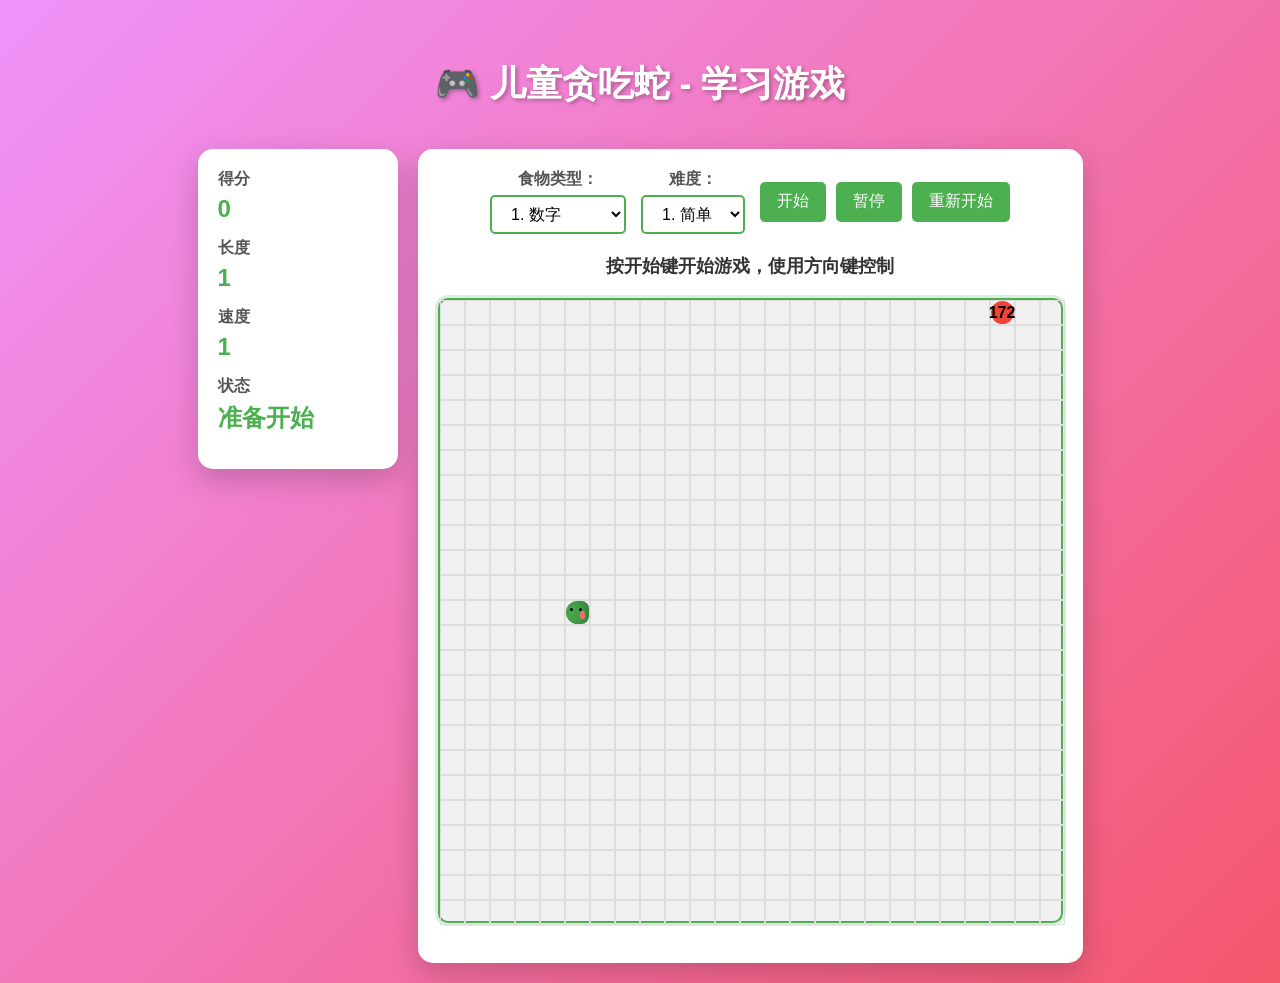
<file: snake/index.html>
<!DOCTYPE html>
<html lang="zh-CN">
<head>
    <meta charset="UTF-8">
    <meta name="viewport" content="width=device-width, initial-scale=1.0">
    <title>儿童贪吃蛇 - 学习游戏</title>
    <style>
        * {
            margin: 0;
            padding: 0;
            box-sizing: border-box;
        }

        body {
            font-family: 'Arial', sans-serif;
            background: linear-gradient(135deg, #f093fb 0%, #f5576c 100%);
            min-height: 100vh;
            display: flex;
            flex-direction: column;
            align-items: center;
            padding: 20px;
        }

        h1 {
            color: white;
            font-size: 36px;
            margin: 40px 0;
            text-shadow: 2px 2px 4px rgba(0,0,0,0.3);
            text-align: center;
        }

        .game-wrapper {
            display: flex;
            gap: 20px;
            justify-content: center;
            align-items: flex-start;
            flex-wrap: nowrap;
            max-width: 1000px;
            width: 100%;
        }

        .info-panel {
            background: white;
            border-radius: 15px;
            padding: 20px;
            min-width: 200px;
            box-shadow: 0 10px 30px rgba(0,0,0,0.2);
        }

        .info-item {
            margin-bottom: 15px;
        }

        .info-label {
            font-weight: bold;
            color: #555;
            margin-bottom: 5px;
        }

        .info-value {
            font-size: 24px;
            font-weight: bold;
            color: #4CAF50;
        }

        .game-container {
            background: white;
            border-radius: 15px;
            padding: 20px;
            box-shadow: 0 10px 30px rgba(0,0,0,0.2);
            text-align: center;
        }

        .controls {
            margin-bottom: 20px;
            display: flex;
            flex-wrap: wrap;
            justify-content: center;
            gap: 15px;
            align-items: center;
        }

        .control-group {
            display: flex;
            flex-direction: column;
            align-items: center;
        }

        .button-group {
            display: flex;
            gap: 10px;
            flex-wrap: wrap;
            justify-content: center;
        }

        label {
            font-weight: bold;
            margin-bottom: 5px;
            color: #555;
        }

        select, button {
            padding: 8px 15px;
            border: 2px solid #4CAF50;
            border-radius: 5px;
            font-size: 16px;
            cursor: pointer;
            transition: all 0.3s ease;
        }

        select {
            background: white;
        }

        button {
            background: #4CAF50;
            color: white;
            height: 40px;
            padding: 0 15px;
            display: flex;
            align-items: center;
            justify-content: center;
        }

        button:hover {
            background: #45a049;
            transform: translateY(-2px);
        }

        button:disabled {
            background: #cccccc;
            cursor: not-allowed;
            transform: none;
        }

        .game-area {
            position: relative;
            background: #f0f0f0;
            border: 2px solid #333;
            border-radius: 10px;
            margin: 20px 0;
            outline: none;
        }

        .game-area:focus {
            border-color: #4CAF50;
            box-shadow: 0 0 0 3px rgba(76, 175, 80, 0.2);
        }

        .grid {
            display: grid;
            grid-template-columns: repeat(25, 1fr);
            grid-template-rows: repeat(25, 1fr);
            gap: 0;
        }

        .grid-cell {
            border: 0.5px solid #ddd;
        }

        .snake-head {
            position: absolute;
            background: linear-gradient(90deg, #4CAF50 0%, #3d8b40 100%);
            border-radius: 60% 40% 40% 60%;
            display: flex;
            align-items: center;
            justify-content: center;
            font-weight: bold;
            z-index: 2;
            animation: pulse 1s infinite, slither 0.5s infinite alternate;
            box-shadow: inset 0 0 5px rgba(0,0,0,0.2);
        }

        .snake-head::before,
        .snake-head::after {
            content: '';
            position: absolute;
            width: 3px;
            height: 3px;
            background: black;
            border-radius: 50%;
            top: 30%;
        }

        .snake-head::before {
            left: 20%;
        }

        .snake-head::after {
            right: 30%;
        }

        .snake-tongue {
            position: absolute;
            width: 5px;
            height: 8px;
            background: #ff6b6b;
            border-radius: 50% 50% 50% 50% / 60% 60% 40% 40%;
            bottom: 20%;
            right: 15%;
            animation: flicker 0.5s infinite alternate;
        }

        @keyframes flicker {
            0% { transform: translateX(0); }
            100% { transform: translateX(3px); }
        }

        .snake-body {
            position: absolute;
            background: linear-gradient(90deg, #45a049 0%, #3d8b40 100%);
            border-radius: 50%;
            z-index: 1;
            animation: slither 0.5s infinite alternate;
            box-shadow: inset 0 0 5px rgba(0,0,0,0.2);
        }

        .snake-body-segment {
            position: absolute;
            background: linear-gradient(90deg, #45a049 0%, #3d8b40 100%);
            border-radius: 50%;
            z-index: 1;
            animation: slither 0.5s infinite alternate;
            box-shadow: inset 0 0 5px rgba(0,0,0,0.2);
        }

        @keyframes slither {
            0% { transform: scaleX(1) scaleY(1); }
            100% { transform: scaleX(1.1) scaleY(0.9); }
        }

        .food {
            position: absolute;
            background: #f44336;
            border-radius: 50%;
            display: flex;
            align-items: center;
            justify-content: center;
            font-weight: bold;
            z-index: 0;
            animation: bounce 1s infinite;
        }

        @keyframes pulse {
            0% { transform: scale(1); }
            50% { transform: scale(1.1); }
            100% { transform: scale(1); }
        }

        @keyframes bounce {
            0% { transform: scale(1); }
            50% { transform: scale(1.2); }
            100% { transform: scale(1); }
        }

        .status {
            margin: 20px 0;
            font-size: 18px;
            font-weight: bold;
            color: #333;
        }

        .game-over {
            position: absolute;
            top: 50%;
            left: 50%;
            transform: translate(-50%, -50%);
            background: rgba(0,0,0,0.8);
            color: white;
            padding: 30px;
            border-radius: 15px;
            text-align: center;
            z-index: 100;
        }

        .game-over h2 {
            font-size: 32px;
            margin-bottom: 20px;
        }

        .game-over p {
            font-size: 18px;
            margin-bottom: 30px;
        }

        .game-over button {
            background: #4CAF50;
            color: white;
            border: none;
            padding: 10px 20px;
            border-radius: 5px;
            font-size: 16px;
            cursor: pointer;
        }

        .game-over button:hover {
            background: #45a049;
        }

        @media (max-width: 900px) {
            .game-wrapper {
                flex-direction: column;
                align-items: center;
            }

            .info-panel {
                width: 100%;
                max-width: 600px;
                display: flex;
                justify-content: space-around;
                flex-wrap: wrap;
            }

            .info-item {
                margin: 10px;
            }

            .controls {
                flex-direction: column;
                align-items: center;
            }

            .button-group {
                flex-direction: column;
                width: 100%;
                align-items: center;
            }

            .button-group button {
                width: 200px;
            }
        }
    </style>
</head>
<body>
    <h1>🎮 儿童贪吃蛇 - 学习游戏</h1>
    
    <div class="game-wrapper">
        <div class="info-panel">
            <div class="info-item">
                <div class="info-label">得分</div>
                <div class="info-value" id="score">0</div>
            </div>
            <div class="info-item">
                <div class="info-label">长度</div>
                <div class="info-value" id="length">1</div>
            </div>
            <div class="info-item">
                <div class="info-label">速度</div>
                <div class="info-value" id="speed">1</div>
            </div>
            <div class="info-item">
                <div class="info-label">状态</div>
                <div class="info-value" id="status">准备开始</div>
            </div>
        </div>
        
        <div class="game-container">
            <div class="controls">
                <div class="control-group">
                    <label for="foodType">食物类型：</label>
                    <select id="foodType">
                        <option value="number">1. 数字</option>
                        <option value="initial">2. 拼音声母</option>
                        <option value="final">3. 拼音韵母</option>
                        <option value="uppercase">4. 大写字母</option>
                        <option value="lowercase">5. 小写字母</option>
                    </select>
                </div>
                <div class="control-group">
                    <label for="difficulty">难度：</label>
                    <select id="difficulty">
                        <option value="1">1. 简单</option>
                        <option value="2">2. 中等</option>
                        <option value="3">3. 困难</option>
                    </select>
                </div>
                <div class="button-group">
                    <button id="startBtn">开始</button>
                    <button id="pauseBtn">暂停</button>
                    <button id="restartBtn">重新开始</button>
                </div>
            </div>

            <div class="status" id="gameStatus">按开始键开始游戏</div>
            
            <div class="game-area" id="gameArea" tabindex="0">
                <div class="grid" id="grid"></div>
            </div>
        </div>
    </div>

    <script>
        // 游戏状态
        const gameState = {
            snake: [{x: 5, y: 12}],
            direction: 'right',
            food: null,
            score: 0,
            speed: 300,
            gameOver: false,
            paused: false,
            foodType: 'number',
            difficulty: 1,
            gameInterval: null
        };

        // 显示内容数据
        const displayData = {
            number: Array.from({length: 255}, (_, i) => (i + 1).toString()),
            initial: ['b', 'p', 'm', 'f', 'd', 't', 'n', 'l', 'g', 'k', 'h', 'j', 'q', 'x', 'zh', 'ch', 'sh', 'r', 'z', 'c', 's', 'y', 'w'],
            final: ['a', 'o', 'e', 'i', 'u', 'ü', 'ai', 'ei', 'ui', 'ao', 'ou', 'iu', 'ie', 'üe', 'er', 'an', 'en', 'in', 'un', 'ün', 'ang', 'eng', 'ing', 'ong'],
            uppercase: Array.from({length: 26}, (_, i) => String.fromCharCode(65 + i)),
            lowercase: Array.from({length: 26}, (_, i) => String.fromCharCode(97 + i))
        };

        // 声音对象
        const sounds = {
            eat: new Audio('[data-uri]'),
            gameOver: new Audio('[data-uri]'),
            start: new Audio('[data-uri]')
        };

        // 游戏区域大小
        const gridSize = 25;
        const cellSize = 25;

        // 初始化游戏区域
        function initGameArea() {
            const gameArea = document.getElementById('gameArea');
            const grid = document.getElementById('grid');
            
            gameArea.style.width = `${gridSize * cellSize}px`;
            gameArea.style.height = `${gridSize * cellSize}px`;
            
            grid.style.width = `${gridSize * cellSize}px`;
            grid.style.height = `${gridSize * cellSize}px`;
            
            grid.innerHTML = '';
            
            for (let i = 0; i < gridSize; i++) {
                for (let j = 0; j < gridSize; j++) {
                    const cell = document.createElement('div');
                    cell.className = 'grid-cell';
                    cell.style.width = `${cellSize}px`;
                    cell.style.height = `${cellSize}px`;
                    grid.appendChild(cell);
                }
            }
        }

        // 初始化游戏
        function initGame() {
            // 移除游戏结束弹层
            const gameOverElement = document.querySelector('.game-over');
            if (gameOverElement) {
                gameOverElement.remove();
            }
            
            // 设置焦点到游戏区域
            const gameArea = document.getElementById('gameArea');
            gameArea.focus();
            
            gameState.snake = [{x: 5, y: 12}];
            gameState.direction = 'right';
            gameState.score = 0;
            gameState.gameOver = false;
            gameState.paused = false;
            gameState.speed = 300 - (gameState.difficulty - 1) * 50;
            
            if (gameState.gameInterval) {
                clearInterval(gameState.gameInterval);
            }
            
            generateFood();
            renderGame();
            updateInfo();
            updateStatus('准备开始');
            document.getElementById('gameStatus').textContent = '按开始键开始游戏，使用方向键控制';
        }

        // 生成食物
        function generateFood() {
            let foodX, foodY;
            let collision;
            
            do {
                foodX = Math.floor(Math.random() * gridSize);
                foodY = Math.floor(Math.random() * gridSize);
                
                collision = gameState.snake.some(segment => segment.x === foodX && segment.y === foodY);
            } while (collision);
            
            const type = gameState.foodType;
            const data = displayData[type];
            const content = data[Math.floor(Math.random() * data.length)];
            
            gameState.food = {x: foodX, y: foodY, content: content};
        }

        // 渲染游戏
        function renderGame() {
            const gameArea = document.getElementById('gameArea');
            
            // 清除之前的元素
            // 移除所有子元素，只保留grid
            const grid = document.getElementById('grid');
            gameArea.innerHTML = '';
            gameArea.appendChild(grid);
            
            // 渲染蛇头
            const head = gameState.snake[0];
            const snakeHead = document.createElement('div');
            snakeHead.className = 'snake-head';
            snakeHead.style.width = `${cellSize - 2}px`;
            snakeHead.style.height = `${cellSize - 2}px`;
            snakeHead.style.left = `${head.x * cellSize + 1}px`;
            snakeHead.style.top = `${head.y * cellSize + 1}px`;
            
            // 添加舌头
            const tongue = document.createElement('div');
            tongue.className = 'snake-tongue';
            snakeHead.appendChild(tongue);
            
            gameArea.appendChild(snakeHead);
            
            // 渲染蛇身
            for (let i = 1; i < gameState.snake.length; i++) {
                const segment = gameState.snake[i];
                
                // 创建身体 segment
                const snakeBody = document.createElement('div');
                snakeBody.className = 'snake-body';
                snakeBody.style.width = `${cellSize - 2}px`;
                snakeBody.style.height = `${cellSize - 2}px`;
                snakeBody.style.left = `${segment.x * cellSize + 1}px`;
                snakeBody.style.top = `${segment.y * cellSize + 1}px`;
                gameArea.appendChild(snakeBody);
                
                // 添加连接效果 - 连接当前 segment 和前一个 segment
                const prevSegment = gameState.snake[i - 1];
                const connector = document.createElement('div');
                connector.style.position = 'absolute';
                connector.style.background = 'linear-gradient(90deg, #45a049 0%, #3d8b40 100%)';
                connector.style.zIndex = '0';
                
                // 计算连接方向和大小
                if (prevSegment.x === segment.x) {
                    // 垂直连接
                    const y = Math.min(prevSegment.y, segment.y) * cellSize + cellSize / 2;
                    const height = Math.abs(prevSegment.y - segment.y) * cellSize;
                    connector.style.width = `${cellSize - 2}px`;
                    connector.style.height = `${height}px`;
                    connector.style.left = `${prevSegment.x * cellSize + 1}px`;
                    connector.style.top = `${y}px`;
                } else {
                    // 水平连接
                    const x = Math.min(prevSegment.x, segment.x) * cellSize + cellSize / 2;
                    const width = Math.abs(prevSegment.x - segment.x) * cellSize;
                    connector.style.width = `${width}px`;
                    connector.style.height = `${cellSize - 2}px`;
                    connector.style.left = `${x}px`;
                    connector.style.top = `${prevSegment.y * cellSize + 1}px`;
                }
                
                gameArea.appendChild(connector);
                
                // 如果是最后一个 segment，添加尾巴
                if (i === gameState.snake.length - 1) {
                    const tailSegment = gameState.snake[i];
                    const tail = document.createElement('div');
                    tail.style.position = 'absolute';
                    tail.style.background = 'linear-gradient(90deg, #45a049 0%, #3d8b40 100%)';
                    tail.style.zIndex = '0';
                    
                    // 计算尾巴方向和位置
                    if (prevSegment.x === tailSegment.x) {
                        // 垂直尾巴
                        if (prevSegment.y < tailSegment.y) {
                            // 尾巴向下
                            tail.style.width = `${cellSize - 8}px`;
                            tail.style.height = `${cellSize * 0.7}px`;
                            tail.style.left = `${tailSegment.x * cellSize + 5}px`;
                            tail.style.top = `${tailSegment.y * cellSize + cellSize * 0.3}px`;
                        } else {
                            // 尾巴向上
                            tail.style.width = `${cellSize - 8}px`;
                            tail.style.height = `${cellSize * 0.7}px`;
                            tail.style.left = `${tailSegment.x * cellSize + 5}px`;
                            tail.style.top = `${tailSegment.y * cellSize}px`;
                        }
                    } else {
                        // 水平尾巴
                        if (prevSegment.x < tailSegment.x) {
                            // 尾巴向右
                            tail.style.width = `${cellSize * 0.7}px`;
                            tail.style.height = `${cellSize - 8}px`;
                            tail.style.left = `${tailSegment.x * cellSize + cellSize * 0.3}px`;
                            tail.style.top = `${tailSegment.y * cellSize + 5}px`;
                        } else {
                            // 尾巴向左
                            tail.style.width = `${cellSize * 0.7}px`;
                            tail.style.height = `${cellSize - 8}px`;
                            tail.style.left = `${tailSegment.x * cellSize}px`;
                            tail.style.top = `${tailSegment.y * cellSize + 5}px`;
                        }
                    }
                    
                    tail.style.borderRadius = '50%';
                    gameArea.appendChild(tail);
                }
            }
            
            // 渲染食物
            if (gameState.food) {
                const food = gameState.food;
                const foodElement = document.createElement('div');
                foodElement.className = 'food';
                foodElement.style.width = `${cellSize - 2}px`;
                foodElement.style.height = `${cellSize - 2}px`;
                foodElement.style.left = `${food.x * cellSize + 1}px`;
                foodElement.style.top = `${food.y * cellSize + 1}px`;
                foodElement.textContent = food.content;
                gameArea.appendChild(foodElement);
            }
        }

        // 更新游戏
        function updateGame() {
            if (gameState.gameOver || gameState.paused) return;
            
            // 移动蛇
            const head = {x: gameState.snake[0].x, y: gameState.snake[0].y};
            
            switch (gameState.direction) {
                case 'up':
                    head.y--;
                    break;
                case 'down':
                    head.y++;
                    break;
                case 'left':
                    head.x--;
                    break;
                case 'right':
                    head.x++;
                    break;
            }
            
            // 检查边界碰撞
            if (head.x < 0 || head.x >= gridSize || head.y < 0 || head.y >= gridSize) {
                gameOver();
                return;
            }
            
            // 检查自身碰撞
            if (gameState.snake.some(segment => segment.x === head.x && segment.y === head.y)) {
                gameOver();
                return;
            }
            
            // 检查食物碰撞
            if (gameState.food && head.x === gameState.food.x && head.y === gameState.food.y) {
                // 吃到食物
                gameState.score += 10;
                gameState.snake.unshift(head);
                playSound('eat');
                speakContent(gameState.food.content);
                generateFood();
            } else {
                // 移动蛇
                gameState.snake.unshift(head);
                gameState.snake.pop();
            }
            
            renderGame();
            updateInfo();
        }

        // 游戏结束
        function gameOver() {
            gameState.gameOver = true;
            if (gameState.gameInterval) {
                clearInterval(gameState.gameInterval);
            }
            playSound('gameOver');
            updateStatus('游戏结束');
            showGameOver();
        }

        // 显示游戏结束画面
        function showGameOver() {
            const gameArea = document.getElementById('gameArea');
            const gameOverElement = document.createElement('div');
            gameOverElement.className = 'game-over';
            gameOverElement.innerHTML = `
                <h2>游戏结束</h2>
                <p>得分：${gameState.score}</p>
                <button id="restartBtn2">重新开始</button>
            `;
            gameArea.appendChild(gameOverElement);
            
            document.getElementById('restartBtn2').addEventListener('click', initGame);
        }

        // 更新信息面板
        function updateInfo() {
            document.getElementById('score').textContent = gameState.score;
            document.getElementById('length').textContent = gameState.snake.length;
            document.getElementById('speed').textContent = gameState.difficulty;
        }

        // 更新状态
        function updateStatus(text) {
            document.getElementById('status').textContent = text;
            document.getElementById('gameStatus').textContent = text;
        }

        // 播放声音
        function playSound(type) {
            if (sounds[type]) {
                sounds[type].currentTime = 0;
                sounds[type].play().catch(e => console.log('Error playing sound:', e));
            }
        }

        // 朗读内容
        function speakContent(content) {
            if ('speechSynthesis' in window) {
                // 为汉语拼音声母和韵母提供正确的发音
                const pinyinMap = {
                    // 声母
                    'b': '玻', 'p': '坡', 'm': '摸', 'f': '佛',
                    'd': '得', 't': '特', 'n': '讷', 'l': '勒',
                    'g': '哥', 'k': '科', 'h': '喝',
                    'j': '基', 'q': '欺', 'x': '希',
                    'zh': '知', 'ch': '吃', 'sh': '诗', 'r': '日',
                    'z': '资', 'c': '雌', 's': '思', 'y': '衣', 'w': '乌',
                    // 韵母
                    'a': '啊', 'o': '喔', 'e': '鹅', 'i': '衣', 'u': '乌', 'ü': '迂',
                    'ai': '爱', 'ei': '诶', 'ui': '威', 'ao': '熬', 'ou': '欧', 'iu': '优',
                    'ie': '耶', 'üe': '约', 'er': '儿',
                    'an': '安', 'en': '恩', 'in': '因', 'un': '温', 'ün': '晕',
                    'ang': '昂', 'eng': '亨', 'ing': '英', 'ong': '轰'
                };
                
                // 检查是否是汉语拼音
                let speakContent = content;
                if (pinyinMap[content]) {
                    speakContent = pinyinMap[content];
                }
                
                const utterance = new SpeechSynthesisUtterance(speakContent);
                utterance.lang = 'zh-CN';
                utterance.rate = 0.9;
                utterance.pitch = 1.1;
                speechSynthesis.speak(utterance);
            }
        }

        // 开始游戏
        function startGame() {
            if (gameState.gameOver || gameState.gameInterval) {
                initGame();
            }
            
            // 设置焦点到游戏区域
            const gameArea = document.getElementById('gameArea');
            gameArea.focus();
            
            gameState.paused = false;
            gameState.gameInterval = setInterval(updateGame, gameState.speed);
            playSound('start');
            updateStatus('游戏进行中');
        }

        // 暂停游戏
        function pauseGame() {
            if (gameState.gameOver) return;
            
            gameState.paused = !gameState.paused;
            
            if (gameState.paused) {
                clearInterval(gameState.gameInterval);
                updateStatus('游戏暂停');
            } else {
                gameState.gameInterval = setInterval(updateGame, gameState.speed);
                updateStatus('游戏进行中');
            }
        }

        // 处理键盘输入
        function handleKeyDown(e) {
            // 阻止方向键的默认行为（防止页面滚动）
            if (['ArrowUp', 'ArrowDown', 'ArrowLeft', 'ArrowRight', ' '].includes(e.key)) {
                e.preventDefault();
            }
            
            // 处理开始游戏的按键（空格或回车）
            if (e.key === ' ' || e.key === 'Enter') {
                startGame();
                return;
            }
            
            // 处理方向键 - 简化逻辑，确保所有方向键都能正常响应
            switch (e.key) {
                case 'ArrowUp':
                    // 只有当前方向不是向下时才允许向上
                    if (gameState.direction !== 'down') {
                        gameState.direction = 'up';
                    }
                    break;
                case 'ArrowDown':
                    // 只有当前方向不是向上时才允许向下
                    if (gameState.direction !== 'up') {
                        gameState.direction = 'down';
                    }
                    break;
                case 'ArrowLeft':
                    // 只有当前方向不是向右时才允许向左
                    if (gameState.direction !== 'right') {
                        gameState.direction = 'left';
                    }
                    break;
                case 'ArrowRight':
                    // 只有当前方向不是向左时才允许向右
                    if (gameState.direction !== 'left') {
                        gameState.direction = 'right';
                    }
                    break;
            }
        }

        // 为文档和游戏区域添加键盘事件监听
        document.addEventListener('keydown', handleKeyDown);
        document.getElementById('gameArea').addEventListener('keydown', handleKeyDown);

        // 事件监听
        document.getElementById('startBtn').addEventListener('click', startGame);
        document.getElementById('pauseBtn').addEventListener('click', pauseGame);
        document.getElementById('restartBtn').addEventListener('click', initGame);
        document.getElementById('foodType').addEventListener('change', function() {
            gameState.foodType = this.value;
            if (gameState.food) {
                generateFood();
                renderGame();
            }
        });
        document.getElementById('difficulty').addEventListener('change', function() {
            gameState.difficulty = parseInt(this.value);
            gameState.speed = 300 - (gameState.difficulty - 1) * 50;
            if (gameState.gameInterval) {
                clearInterval(gameState.gameInterval);
                gameState.gameInterval = setInterval(updateGame, gameState.speed);
            }
            updateInfo();
        });

        // 初始化游戏
        initGameArea();
        initGame();
    </script>
</body>
</html>
</file>
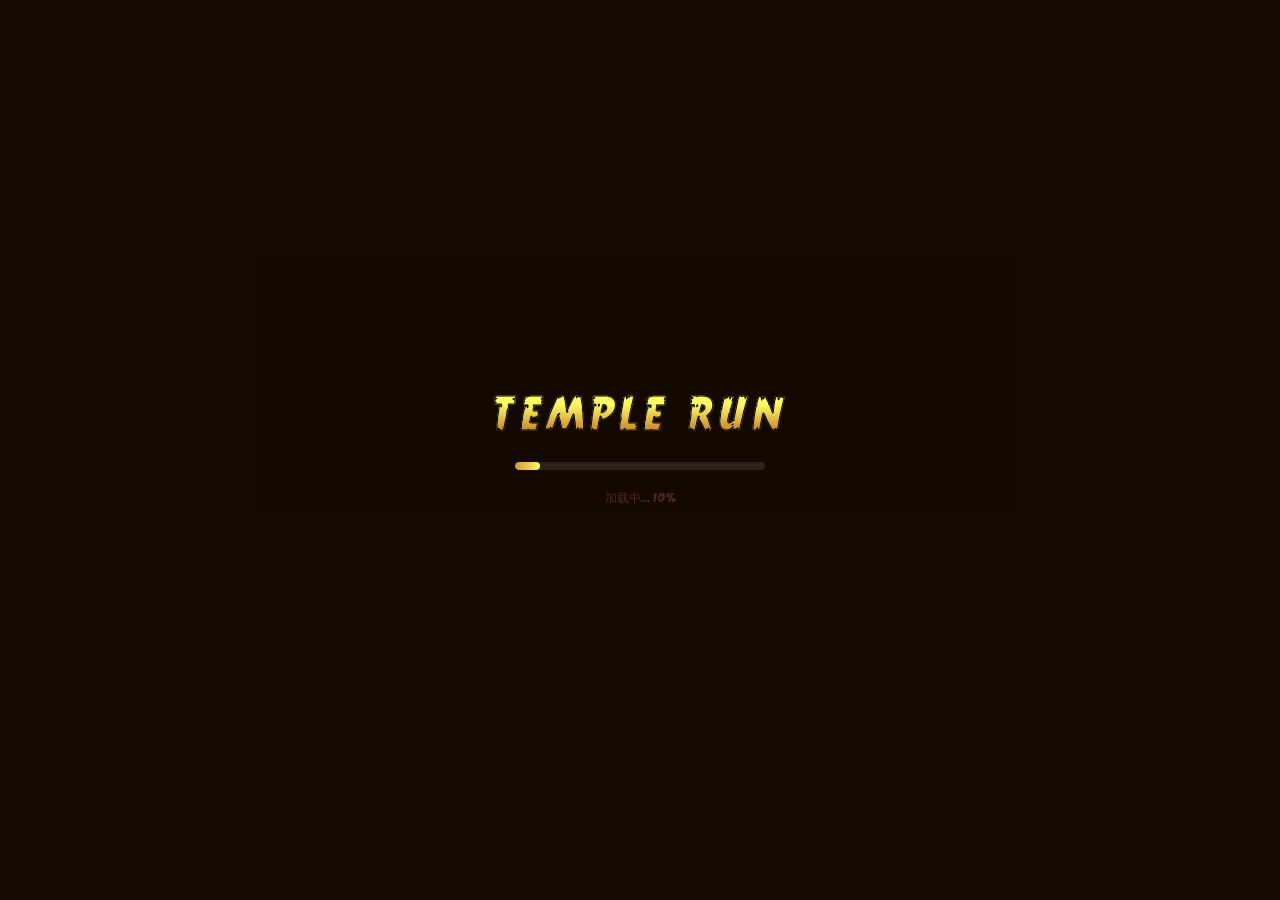
<file: templerun/index.html>
<!DOCTYPE html>
<html lang="zh-CN">
<head>
    <meta charset="utf-8">
    <meta name="viewport" content="width=device-width, initial-scale=1.0, minimum-scale=1.0, maximum-scale=1.0, user-scalable=no, shrink-to-fit=no">
    <title>神庙逃亡 - Temple Run</title>
    <link rel="icon" type="image/ico" href="data:image/svg+xml,<svg xmlns='http://www.w3.org/2000/svg' viewBox='0 0 100 100'><text y='.9em' font-size='90'>🏛️</text></svg>">
    <link rel="stylesheet" type="text/css" href="css/style.css">

    <!-- Babylon.js from CDN (UMD) -->
    <script src="https://cdn.babylonjs.com/babylon.js"></script>
    <script src="https://cdn.babylonjs.com/loaders/babylonjs.loaders.min.js"></script>
</head>
<body>
    <!-- Loading Screen -->
    <div id="loadingScreen" class="screen">
        <div class="loading-content">
            <div class="label title-text">TEMPLE RUN</div>
            <div class="loading-bar-container">
                <div class="loading-bar" id="loadingBar"></div>
            </div>
            <div class="subheader" id="loadingText">加载中...</div>
        </div>
    </div>

    <!-- Main Menu -->
    <div id="menuScreen" class="screen" style="display:none;">
        <div class="menu-content">
            <div class="label title-text">TEMPLE RUN</div>
            <div class="label subtitle-text">神庙逃亡</div>
            <div class="menu-buttons">
                <button class="game-button play-button" id="playButton">
                    <span class="label">PLAY</span>
                </button>
                <button class="game-button settings-button" id="settingsButton">
                    <span class="label medium">⚙️ 设置</span>
                </button>
            </div>
            <div class="menu-stats">
                <div class="stat-item">
                    <span class="subheader">最高分</span>
                    <span class="label medium" id="menuHighScore">0</span>
                </div>
                <div class="stat-item">
                    <span class="subheader">金币</span>
                    <span class="label medium" id="menuTotalCoins">0</span>
                </div>
            </div>
        </div>
    </div>

    <!-- Settings Screen -->
    <div id="settingsScreen" class="screen" style="display:none;">
        <div class="settings-content">
            <div class="label">设置</div>
            <div class="settings-options">
                <div class="setting-row">
                    <span class="subheader">音效</span>
                    <label class="toggle">
                        <input type="checkbox" id="soundToggle" checked>
                        <span class="toggle-slider"></span>
                    </label>
                </div>
                <div class="setting-row">
                    <span class="subheader">灵敏度</span>
                    <input type="range" id="sensitivitySlider" min="1" max="10" value="5" class="sensitivity-range">
                </div>
                <div class="setting-row controls-info">
                    <span class="subheader">操控说明</span>
                    <div class="controls-grid">
                        <div>⬆️ 跳跃</div>
                        <div>⬇️ 滑行</div>
                        <div>⬅️ 左转</div>
                        <div>➡️ 右转</div>
                    </div>
                </div>
            </div>
            <button class="game-button" id="settingsBackButton">
                <span class="label medium">返回</span>
            </button>
        </div>
    </div>

    <!-- In-Game HUD -->
    <div id="gameHUD" class="hud" style="display:none;">
        <div class="hud-top">
            <div class="hud-left">
                <div class="hud-score">
                    <span class="label medium" id="hudScore">0</span>
                </div>
                <div class="hud-coins">
                    <span class="coin-icon">🪙</span>
                    <span class="label small" id="hudCoins">0</span>
                </div>
            </div>
            <div class="hud-right">
                <div class="hud-distance">
                    <span class="label small" id="hudDistance">0m</span>
                </div>
                <button class="pause-button" id="pauseButton">⏸️</button>
            </div>
        </div>
        <div class="hud-powerups" id="hudPowerups"></div>
    </div>

    <!-- Pause Overlay -->
    <div id="pauseScreen" class="screen overlay" style="display:none;">
        <div class="pause-content">
            <div class="label">暂停</div>
            <div class="pause-buttons">
                <button class="game-button" id="resumeButton">
                    <span class="label medium">继续</span>
                </button>
                <button class="game-button" id="restartButtonPause">
                    <span class="label medium">重新开始</span>
                </button>
                <button class="game-button" id="menuButtonPause">
                    <span class="label medium">主菜单</span>
                </button>
            </div>
        </div>
    </div>

    <!-- Game Over Screen -->
    <div id="gameOverScreen" class="screen" style="display:none;">
        <div class="gameover-content">
            <div class="label title-text">GAME OVER</div>
            <div class="gameover-stats">
                <div class="stat-item">
                    <span class="subheader">得分</span>
                    <span class="label" id="finalScore">0</span>
                </div>
                <div class="stat-item">
                    <span class="subheader">金币</span>
                    <span class="label medium" id="finalCoins">0</span>
                </div>
                <div class="stat-item">
                    <span class="subheader">距离</span>
                    <span class="label medium" id="finalDistance">0m</span>
                </div>
                <div class="stat-item">
                    <span class="subheader">最高分</span>
                    <span class="label medium" id="finalHighScore">0</span>
                </div>
            </div>
            <div class="gameover-buttons">
                <button class="game-button play-button" id="playAgainButton">
                    <span class="label">PLAY AGAIN</span>
                </button>
                <button class="game-button" id="menuButtonGameOver">
                    <span class="label medium">主菜单</span>
                </button>
            </div>
        </div>
    </div>

    <!-- Mobile landscape prompt -->
    <div id="landscapePrompt" style="display:none;">
        <div>📱↔️</div>
        <div>请横屏使用以获得最佳体验</div>
    </div>

    <!-- Game entry point -->
    <script type="module" src="js/game.js?v=202606131400"></script>
</body>
</html>
</file>
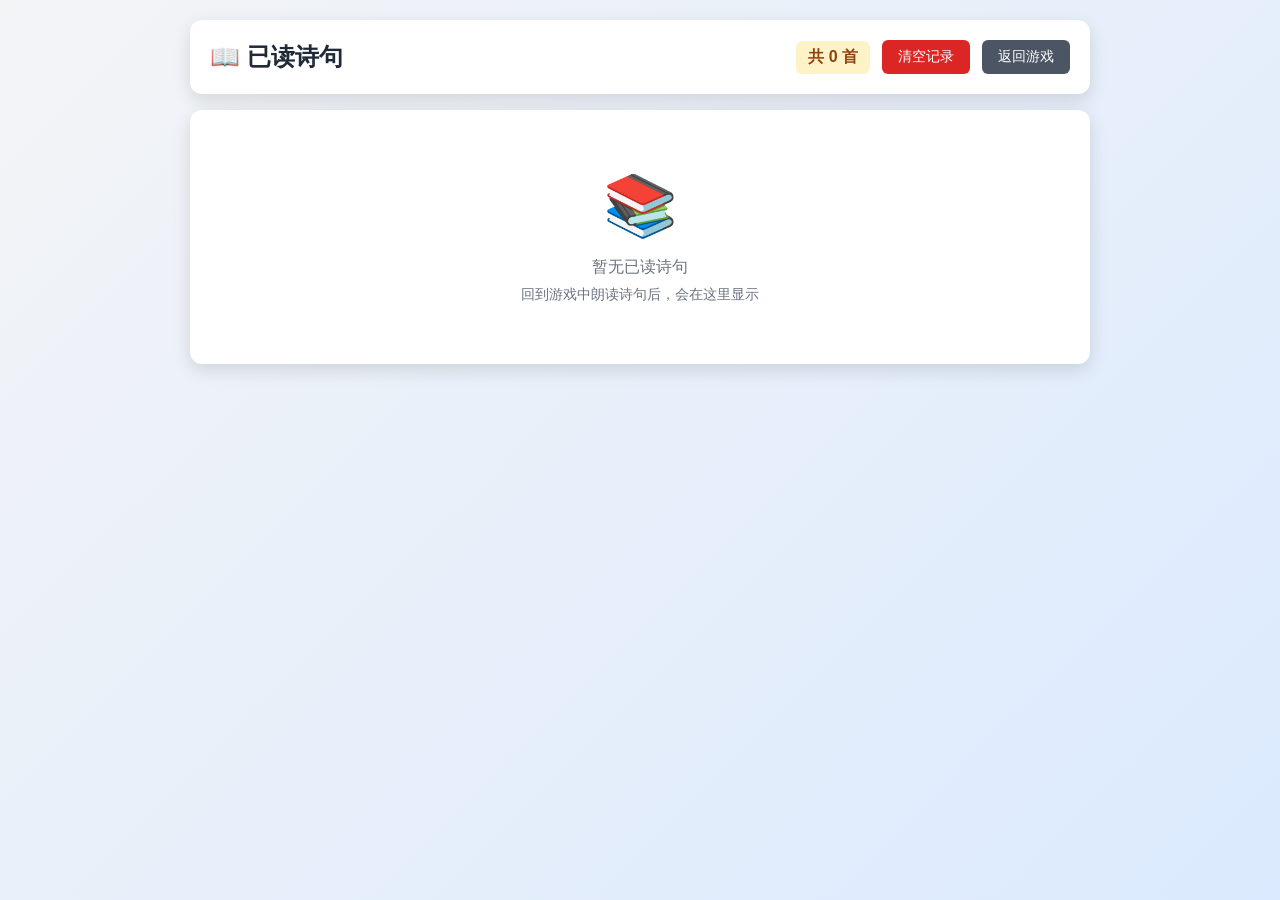
<file: weiqi/read-poems.html>
<!DOCTYPE html>
<html lang="zh-CN">
<head>
    <meta charset="UTF-8">
    <meta name="viewport" content="width=device-width, initial-scale=1.0">
    <title>已读诗句 - 围棋读诗游戏</title>
    <style>
        * {
            box-sizing: border-box;
        }

        body {
            margin: 0;
            font-family: Arial, "PingFang SC", "Microsoft YaHei", sans-serif;
            background: linear-gradient(135deg, #f3f4f6 0%, #dbeafe 100%);
            min-height: 100vh;
            padding: 20px;
        }

        .container {
            max-width: 900px;
            margin: 0 auto;
        }

        .header {
            background: white;
            border-radius: 12px;
            padding: 20px;
            margin-bottom: 16px;
            box-shadow: 0 6px 18px rgba(0, 0, 0, 0.12);
            display: flex;
            justify-content: space-between;
            align-items: center;
            flex-wrap: wrap;
            gap: 10px;
        }

        .header h1 {
            margin: 0;
            color: #1f2937;
            font-size: 24px;
        }

        .header-info {
            display: flex;
            gap: 12px;
            align-items: center;
        }

        .stat {
            background: #fef3c7;
            padding: 6px 12px;
            border-radius: 6px;
            color: #92400e;
            font-weight: 700;
        }

        .back-btn, .clear-btn {
            background: #4b5563;
            color: white;
            border: none;
            padding: 8px 16px;
            border-radius: 6px;
            cursor: pointer;
            font-size: 14px;
            text-decoration: none;
            display: inline-block;
        }

        .back-btn:hover {
            background: #374151;
        }

        .clear-btn {
            background: #dc2626;
        }

        .clear-btn:hover {
            background: #b91c1c;
        }

        .poems-grid {
            display: grid;
            grid-template-columns: repeat(auto-fit, minmax(280px, 1fr));
            gap: 14px;
            margin-bottom: 20px;
        }

        .poem-card {
            background: #fefce8;
            border: 1px solid #d1d5db;
            border-radius: 10px;
            padding: 16px;
            box-shadow: 0 4px 12px rgba(0, 0, 0, 0.08);
        }

        .poem-card-title {
            font-size: 18px;
            font-weight: 700;
            color: #1f2937;
            margin-bottom: 6px;
        }

        .poem-card-meta {
            font-size: 13px;
            color: #6b7280;
            margin-bottom: 10px;
            border-bottom: 1px dashed #9ca3af;
            padding-bottom: 8px;
        }

        .poem-card-lines {
            font-size: 15px;
            color: #374151;
            line-height: 1.8;
        }

        .poem-card-line {
            margin: 4px 0;
        }

        .pagination {
            display: flex;
            justify-content: center;
            align-items: center;
            gap: 8px;
            margin-top: 20px;
            flex-wrap: wrap;
        }

        .page-btn {
            background: white;
            color: #1f2937;
            border: 1px solid #d1d5db;
            padding: 6px 12px;
            border-radius: 6px;
            cursor: pointer;
            font-size: 14px;
            min-width: 36px;
        }

        .page-btn:hover:not(:disabled) {
            background: #e5e7eb;
        }

        .page-btn.active {
            background: #2563eb;
            color: white;
            border-color: #2563eb;
        }

        .page-btn:disabled {
            opacity: 0.5;
            cursor: not-allowed;
        }

        .empty-state {
            background: white;
            border-radius: 12px;
            padding: 60px 20px;
            text-align: center;
            color: #6b7280;
            font-size: 16px;
            box-shadow: 0 6px 18px rgba(0, 0, 0, 0.12);
        }

        .empty-state .icon {
            font-size: 60px;
            margin-bottom: 16px;
        }
    </style>
</head>
<body>
    <div class="container">
        <div class="header">
            <h1>📖 已读诗句</h1>
            <div class="header-info">
                <span class="stat" id="totalCount">共 0 首</span>
                <button class="clear-btn" id="clearBtn">清空记录</button>
                <a class="back-btn" href="index.html">返回游戏</a>
            </div>
        </div>

        <div id="content"></div>
    </div>

    <script src="poems.js"></script>
    <script>
        const PAGE_SIZE = 9;
        let currentPage = 1;
        let readPoems = [];

        function getReadPoemKeys() {
            try {
                const stored = localStorage.getItem('weiqi_read_poems');
                return stored ? JSON.parse(stored) : [];
            } catch (e) {
                return [];
            }
        }

        function clearReadPoemKeys() {
            try {
                localStorage.removeItem('weiqi_read_poems');
            } catch (e) {}
        }

        function findPoemByKey(key) {
            const poems = window.TANG_POEMS || [];
            return poems.find(p => (p.id || p.title) === key);
        }

        function loadReadPoems() {
            const keys = getReadPoemKeys();
            readPoems = keys
                .map(key => findPoemByKey(key))
                .filter(p => p !== undefined);
        }

        function renderEmpty() {
            const content = document.getElementById('content');
            content.innerHTML = `
                <div class="empty-state">
                    <div class="icon">📚</div>
                    <div>暂无已读诗句</div>
                    <div style="margin-top: 8px; font-size: 14px;">回到游戏中朗读诗句后，会在这里显示</div>
                </div>
            `;
        }

        function renderPoems() {
            const content = document.getElementById('content');

            if (readPoems.length === 0) {
                renderEmpty();
                return;
            }

            const totalPages = Math.ceil(readPoems.length / PAGE_SIZE);
            if (currentPage > totalPages) currentPage = totalPages;
            if (currentPage < 1) currentPage = 1;

            const startIdx = (currentPage - 1) * PAGE_SIZE;
            const pagePoems = readPoems.slice(startIdx, startIdx + PAGE_SIZE);

            const cardsHtml = pagePoems.map(poem => {
                const lines = (poem.lines || []).map(
                    line => `<div class="poem-card-line">${escapeHtml(line)}</div>`
                ).join('');
                return `
                    <div class="poem-card">
                        <div class="poem-card-title">${escapeHtml(poem.title)}</div>
                        <div class="poem-card-meta">${escapeHtml(poem.dynasty)}·${escapeHtml(poem.author)}</div>
                        <div class="poem-card-lines">${lines}</div>
                    </div>
                `;
            }).join('');

            const paginationHtml = totalPages > 1 ? renderPagination(totalPages) : '';

            content.innerHTML = `
                <div class="poems-grid">${cardsHtml}</div>
                ${paginationHtml}
            `;

            bindPaginationEvents();
        }

        function renderPagination(totalPages) {
            const buttons = [];
            buttons.push(`<button class="page-btn" data-page="prev" ${currentPage === 1 ? 'disabled' : ''}>上一页</button>`);

            const maxButtons = 7;
            let start = Math.max(1, currentPage - 3);
            let end = Math.min(totalPages, start + maxButtons - 1);
            if (end - start < maxButtons - 1) {
                start = Math.max(1, end - maxButtons + 1);
            }

            if (start > 1) {
                buttons.push(`<button class="page-btn" data-page="1">1</button>`);
                if (start > 2) buttons.push(`<span>...</span>`);
            }

            for (let i = start; i <= end; i++) {
                buttons.push(`<button class="page-btn ${i === currentPage ? 'active' : ''}" data-page="${i}">${i}</button>`);
            }

            if (end < totalPages) {
                if (end < totalPages - 1) buttons.push(`<span>...</span>`);
                buttons.push(`<button class="page-btn" data-page="${totalPages}">${totalPages}</button>`);
            }

            buttons.push(`<button class="page-btn" data-page="next" ${currentPage === totalPages ? 'disabled' : ''}>下一页</button>`);

            return `<div class="pagination">${buttons.join('')}</div>`;
        }

        function bindPaginationEvents() {
            document.querySelectorAll('.page-btn').forEach(btn => {
                btn.addEventListener('click', () => {
                    const page = btn.dataset.page;
                    if (page === 'prev') currentPage -= 1;
                    else if (page === 'next') currentPage += 1;
                    else currentPage = parseInt(page, 10);
                    renderPoems();
                    window.scrollTo({top: 0, behavior: 'smooth'});
                });
            });
        }

        function escapeHtml(str) {
            if (typeof str !== 'string') return '';
            return str.replace(/[&<>"']/g, c => ({
                '&': '&amp;', '<': '&lt;', '>': '&gt;', '"': '&quot;', "'": '&#39;'
            }[c]));
        }

        function init() {
            loadReadPoems();
            document.getElementById('totalCount').textContent = `共 ${readPoems.length} 首`;
            renderPoems();

            document.getElementById('clearBtn').addEventListener('click', () => {
                if (confirm('确定要清空所有已读诗句记录吗？')) {
                    clearReadPoemKeys();
                    readPoems = [];
                    currentPage = 1;
                    document.getElementById('totalCount').textContent = `共 0 首`;
                    renderPoems();
                }
            });
        }

        init();
    </script>
</body>
</html>
</file>
<file: dinosaur-game/style.css>
body {
    margin: 0;
    padding: 20px;
    background-color: #f0f8ff;
    font-family: "Comic Sans MS", "微软雅黑", sans-serif;
    display: flex;
    justify-content: center;
    align-items: center;
    height: 100vh;
    overflow: hidden;
}

#game-container {
    text-align: center;
    background-color: white;
    padding: 20px;
    border-radius: 15px;
    box-shadow: 0 4px 15px rgba(0,0,0,0.1);
    position: relative;
}

h1 {
    color: #ff6600;
    margin-bottom: 5px;
}

#controls {
    margin: 8px 0 12px;
    font-weight: bold;
    display: flex;
    justify-content: center;
    gap: 8px;
    align-items: center;
}

#controls select {
    padding: 6px 10px;
    border-radius: 8px;
    border: 2px solid #00bcd4;
    font-weight: bold;
    background: #e0f7fa;
}

#speed-indicator {
    color: #009688;
}

#score-board {
    font-size: 1.2em;
    font-weight: bold;
    margin-bottom: 10px;
    color: #333;
}

canvas {
    background-color: #e0f7fa; /* Sky blue */
    border: 3px solid #00bcd4;
    border-radius: 10px;
    display: block;
    margin: 0 auto;
}

#game-over {
    position: absolute;
    top: 50%;
    left: 50%;
    transform: translate(-50%, -50%);
    background: rgba(255, 255, 255, 0.9);
    padding: 20px;
    border-radius: 10px;
    border: 2px solid #ff0000;
}

.hidden {
    display: none;
}

button {
    background-color: #ff9800;
    color: white;
    border: none;
    padding: 10px 20px;
    font-size: 16px;
    border-radius: 5px;
    cursor: pointer;
    margin-top: 10px;
}

button:hover {
    background-color: #e68a00;
}
</file>
<file: templerun/css/style.css>
/* Temple Run - Game Styles */

@font-face {
    font-family: 'temple-run-small-caps';
    src: url("../fonts/temple-run-small-caps.woff2") format('woff2');
    font-weight: normal;
    font-style: normal;
}

/* === Reset & Base === */
html, body {
    overflow: hidden;
    width: 100%;
    height: 100%;
    min-height: 100%;
    max-height: 100%;
    position: absolute;
    top: 0;
    left: 0;
    margin: 0;
    padding: 0;
    -webkit-text-size-adjust: none;
    touch-action: pan-x pan-y;
    background: #1a0a00;
}

*,
*::before,
*::after {
    box-sizing: border-box;
    -webkit-touch-callout: none;
    -webkit-user-select: none;
    -khtml-user-select: none;
    -moz-user-select: none;
    -ms-user-select: none;
    user-select: none;
    -o-user-select: none;
}

body {
    font-family: temple-run-small-caps, Arial, Helvetica, sans-serif;
    color: #333;
}

canvas {
    position: fixed;
    top: 0;
    left: 0;
    width: 100%;
    height: 100%;
    z-index: 0;
    outline: none;
}

/* === Golden Gradient Text === */
.label {
    display: block;
    text-transform: uppercase;
    background: linear-gradient(to bottom, #fcfa61 0%, #fcfa61 19%, #faf55f 23%, #f0dd54 36%, #d39a35 66%, #cb872c 78%, #ca842b 80%, #ca842b 100%);
    background-clip: border-box;
    -webkit-background-clip: text;
    -webkit-text-fill-color: transparent;
    font-size: 24px;
    font-weight: 100;
    -webkit-text-stroke-width: 1.0px;
    -webkit-text-stroke-color: black;
}

.label.medium {
    font-size: 14px;
}

.label.small {
    font-size: 10px;
}

.label.title-text {
    font-size: 48px;
    letter-spacing: 4px;
}

.label.subtitle-text {
    font-size: 18px;
}

.subheader {
    font-size: 12px;
    color: #4F291C;
}

/* === Screens === */
.screen {
    position: absolute;
    inset: 0;
    z-index: 10;
    display: flex;
    align-items: center;
    justify-content: center;
    background: rgba(20, 10, 0, 0.95);
}

.screen.overlay {
    background: rgba(0, 0, 0, 0.7);
    backdrop-filter: blur(4px);
}

/* === Loading Screen === */
.loading-content {
    text-align: center;
}

.loading-bar-container {
    width: 250px;
    height: 8px;
    background: rgba(255, 255, 255, 0.1);
    border-radius: 4px;
    margin: 20px auto;
    overflow: hidden;
}

.loading-bar {
    width: 0%;
    height: 100%;
    background: linear-gradient(90deg, #d39a35, #fcfa61);
    border-radius: 4px;
    transition: width 0.3s ease;
}

/* === Main Menu === */
.menu-content {
    text-align: center;
    display: flex;
    flex-direction: column;
    align-items: center;
    gap: 20px;
}

.menu-buttons {
    display: flex;
    flex-direction: column;
    gap: 12px;
    margin-top: 20px;
}

.menu-stats {
    display: flex;
    gap: 40px;
    margin-top: 20px;
}

.stat-item {
    display: flex;
    flex-direction: column;
    align-items: center;
    gap: 4px;
}

/* === Buttons === */
.game-button {
    background: linear-gradient(to bottom, #4a3520, #3a2510);
    border: 2px solid #8B6914;
    border-radius: 12px;
    padding: 12px 40px;
    cursor: pointer;
    transition: all 0.2s ease;
    min-width: 160px;
    text-align: center;
}

.game-button:hover {
    background: linear-gradient(to bottom, #5a4530, #4a3520);
    transform: scale(1.05);
    box-shadow: 0 0 20px rgba(251, 191, 36, 0.3);
}

.game-button:active {
    transform: scale(0.98);
}

.play-button {
    min-width: 200px;
    padding: 16px 48px;
    border-color: #d4a020;
    box-shadow: 0 0 15px rgba(212, 160, 32, 0.3);
}

/* === Settings === */
.settings-content {
    text-align: center;
    display: flex;
    flex-direction: column;
    align-items: center;
    gap: 20px;
    min-width: 280px;
}

.settings-options {
    display: flex;
    flex-direction: column;
    gap: 16px;
    width: 100%;
}

.setting-row {
    display: flex;
    justify-content: space-between;
    align-items: center;
    padding: 0 10px;
}

.toggle {
    position: relative;
    display: inline-block;
    width: 44px;
    height: 22px;
}

.toggle input {
    opacity: 0;
    width: 0;
    height: 0;
}

.toggle-slider {
    position: absolute;
    cursor: pointer;
    inset: 0;
    background: #555;
    border-radius: 22px;
    transition: 0.3s;
}

.toggle-slider::before {
    content: "";
    position: absolute;
    height: 18px;
    width: 18px;
    left: 2px;
    bottom: 2px;
    background: white;
    border-radius: 50%;
    transition: 0.3s;
}

.toggle input:checked + .toggle-slider {
    background: #d4a020;
}

.toggle input:checked + .toggle-slider::before {
    transform: translateX(22px);
}

.sensitivity-range {
    width: 120px;
    accent-color: #d4a020;
}

.controls-grid {
    display: grid;
    grid-template-columns: 1fr 1fr;
    gap: 8px;
    font-size: 11px;
    color: #a08050;
    margin-top: 6px;
}

/* === HUD === */
.hud {
    position: absolute;
    inset: 0;
    z-index: 5;
    pointer-events: none;
}

.hud-top {
    display: flex;
    justify-content: space-between;
    align-items: flex-start;
    padding: 12px 16px;
}

.hud-left {
    display: flex;
    flex-direction: column;
    gap: 4px;
}

.hud-right {
    display: flex;
    flex-direction: column;
    align-items: flex-end;
    gap: 4px;
}

.hud-score {
    text-shadow: 0 2px 4px rgba(0,0,0,0.5);
}

.hud-coins {
    display: flex;
    align-items: center;
    gap: 4px;
    text-shadow: 0 2px 4px rgba(0,0,0,0.5);
}

.coin-icon {
    font-size: 14px;
}

.hud-distance {
    text-shadow: 0 2px 4px rgba(0,0,0,0.5);
}

.pause-button {
    pointer-events: all;
    background: rgba(0, 0, 0, 0.4);
    border: 1px solid rgba(255, 255, 255, 0.3);
    border-radius: 8px;
    padding: 4px 10px;
    font-size: 18px;
    cursor: pointer;
    transition: all 0.2s;
}

.pause-button:hover {
    background: rgba(0, 0, 0, 0.6);
}

.hud-powerups {
    position: absolute;
    bottom: 80px;
    left: 16px;
    display: flex;
    gap: 8px;
}

.powerup-indicator {
    width: 40px;
    height: 40px;
    border-radius: 8px;
    background: rgba(0, 0, 0, 0.5);
    border: 2px solid;
    display: flex;
    align-items: center;
    justify-content: center;
    font-size: 20px;
    position: relative;
}

.powerup-timer {
    position: absolute;
    bottom: -4px;
    left: 0;
    right: 0;
    height: 3px;
    border-radius: 2px;
    background: currentColor;
    transform-origin: left;
}

/* === Pause === */
.pause-content {
    text-align: center;
    display: flex;
    flex-direction: column;
    align-items: center;
    gap: 20px;
}

.pause-buttons {
    display: flex;
    flex-direction: column;
    gap: 12px;
}

/* === Game Over === */
.gameover-content {
    text-align: center;
    display: flex;
    flex-direction: column;
    align-items: center;
    gap: 16px;
}

.gameover-stats {
    display: flex;
    gap: 30px;
    margin: 10px 0;
}

.gameover-buttons {
    display: flex;
    flex-direction: column;
    gap: 12px;
}

/* === Landscape prompt for mobile === */
#landscapePrompt {
    position: fixed;
    inset: 0;
    background: #0a0a0f;
    z-index: 500;
    display: none;
    align-items: center;
    justify-content: center;
    font-size: 18px;
    color: #ff9500;
    text-align: center;
    flex-direction: column;
    gap: 20px;
}

/* === Responsive === */
@media (max-width: 768px) {
    .label.title-text {
        font-size: 36px;
        letter-spacing: 2px;
    }

    .label {
        font-size: 18px;
    }

    .game-button {
        padding: 10px 30px;
        min-width: 140px;
    }

    .play-button {
        min-width: 180px;
        padding: 14px 40px;
    }

    .hud-top {
        padding: 8px 10px;
    }

    .gameover-stats {
        gap: 16px;
    }

    .menu-stats {
        gap: 24px;
    }
}

@media (max-width: 480px) {
    .label.title-text {
        font-size: 28px;
    }

    .label {
        font-size: 14px;
    }

    .game-button {
        padding: 8px 24px;
        min-width: 120px;
    }

    .gameover-stats {
        flex-wrap: wrap;
    }
}
</file>
